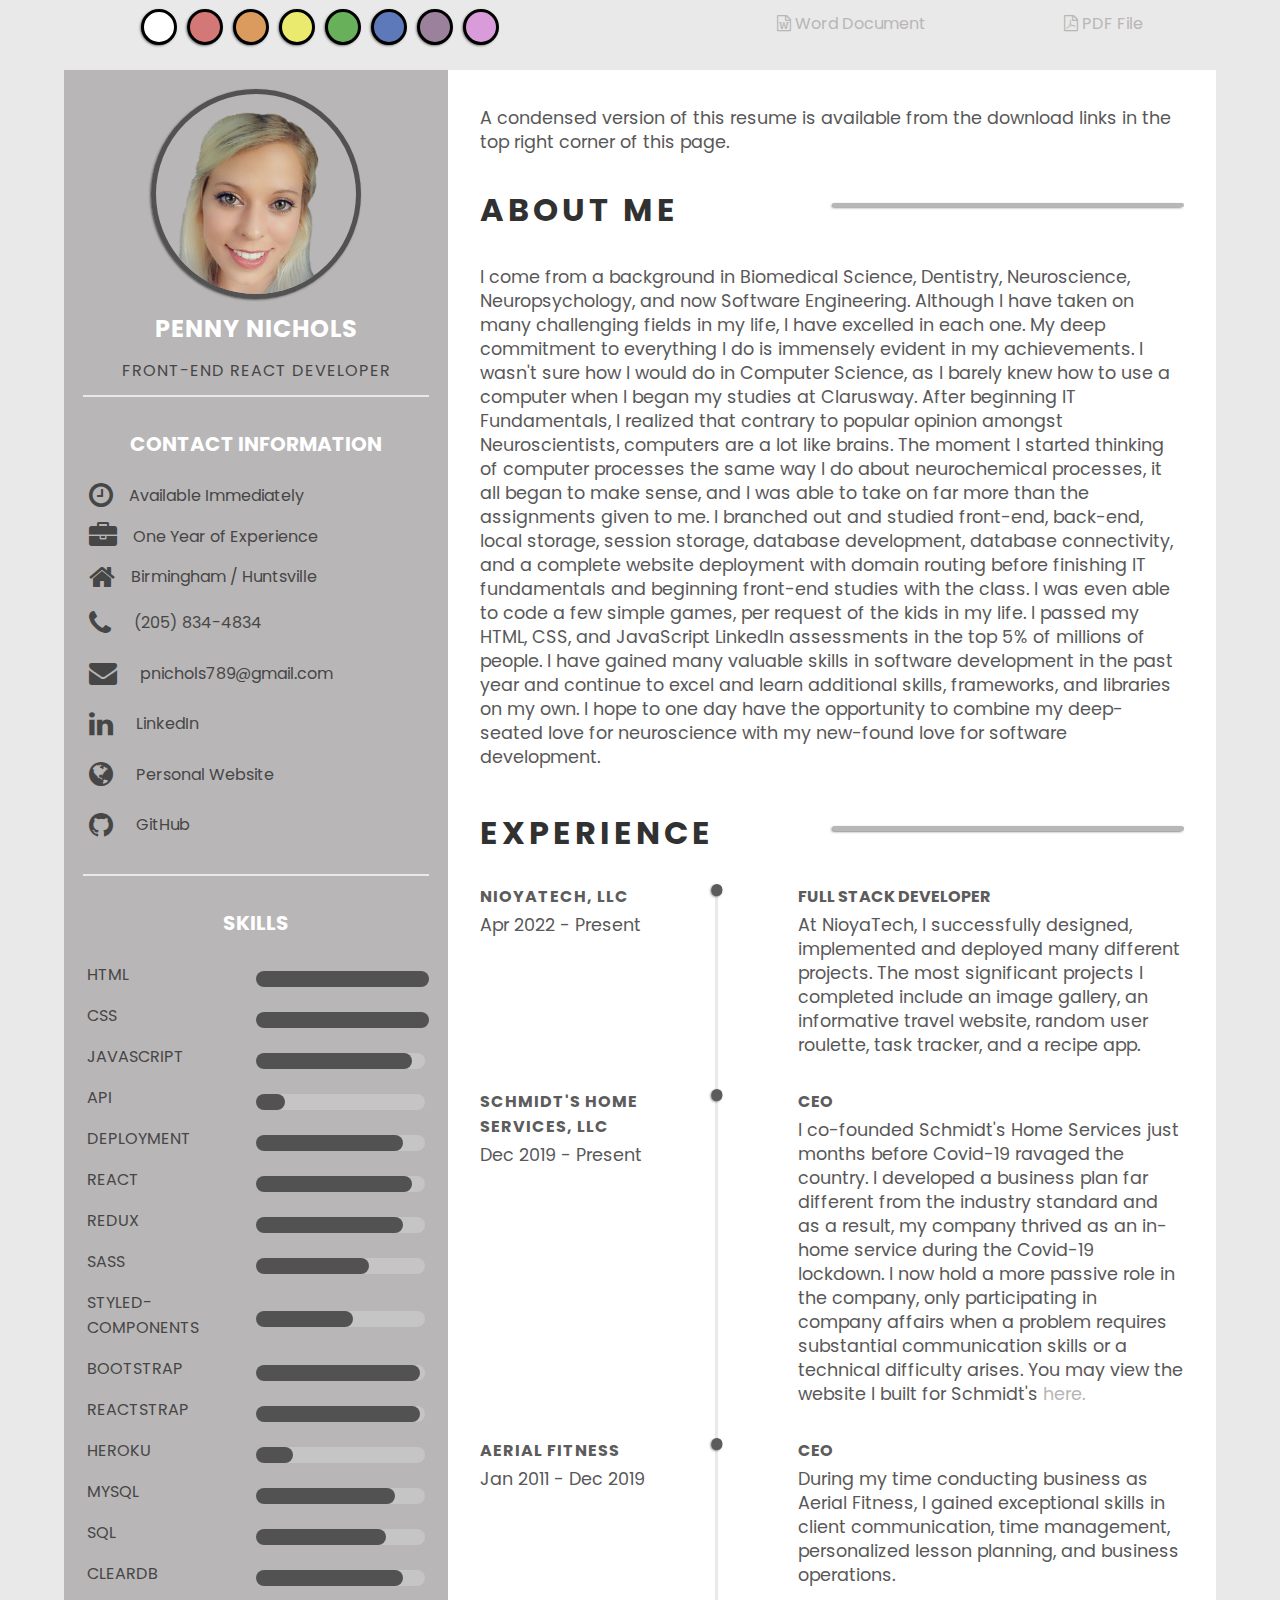
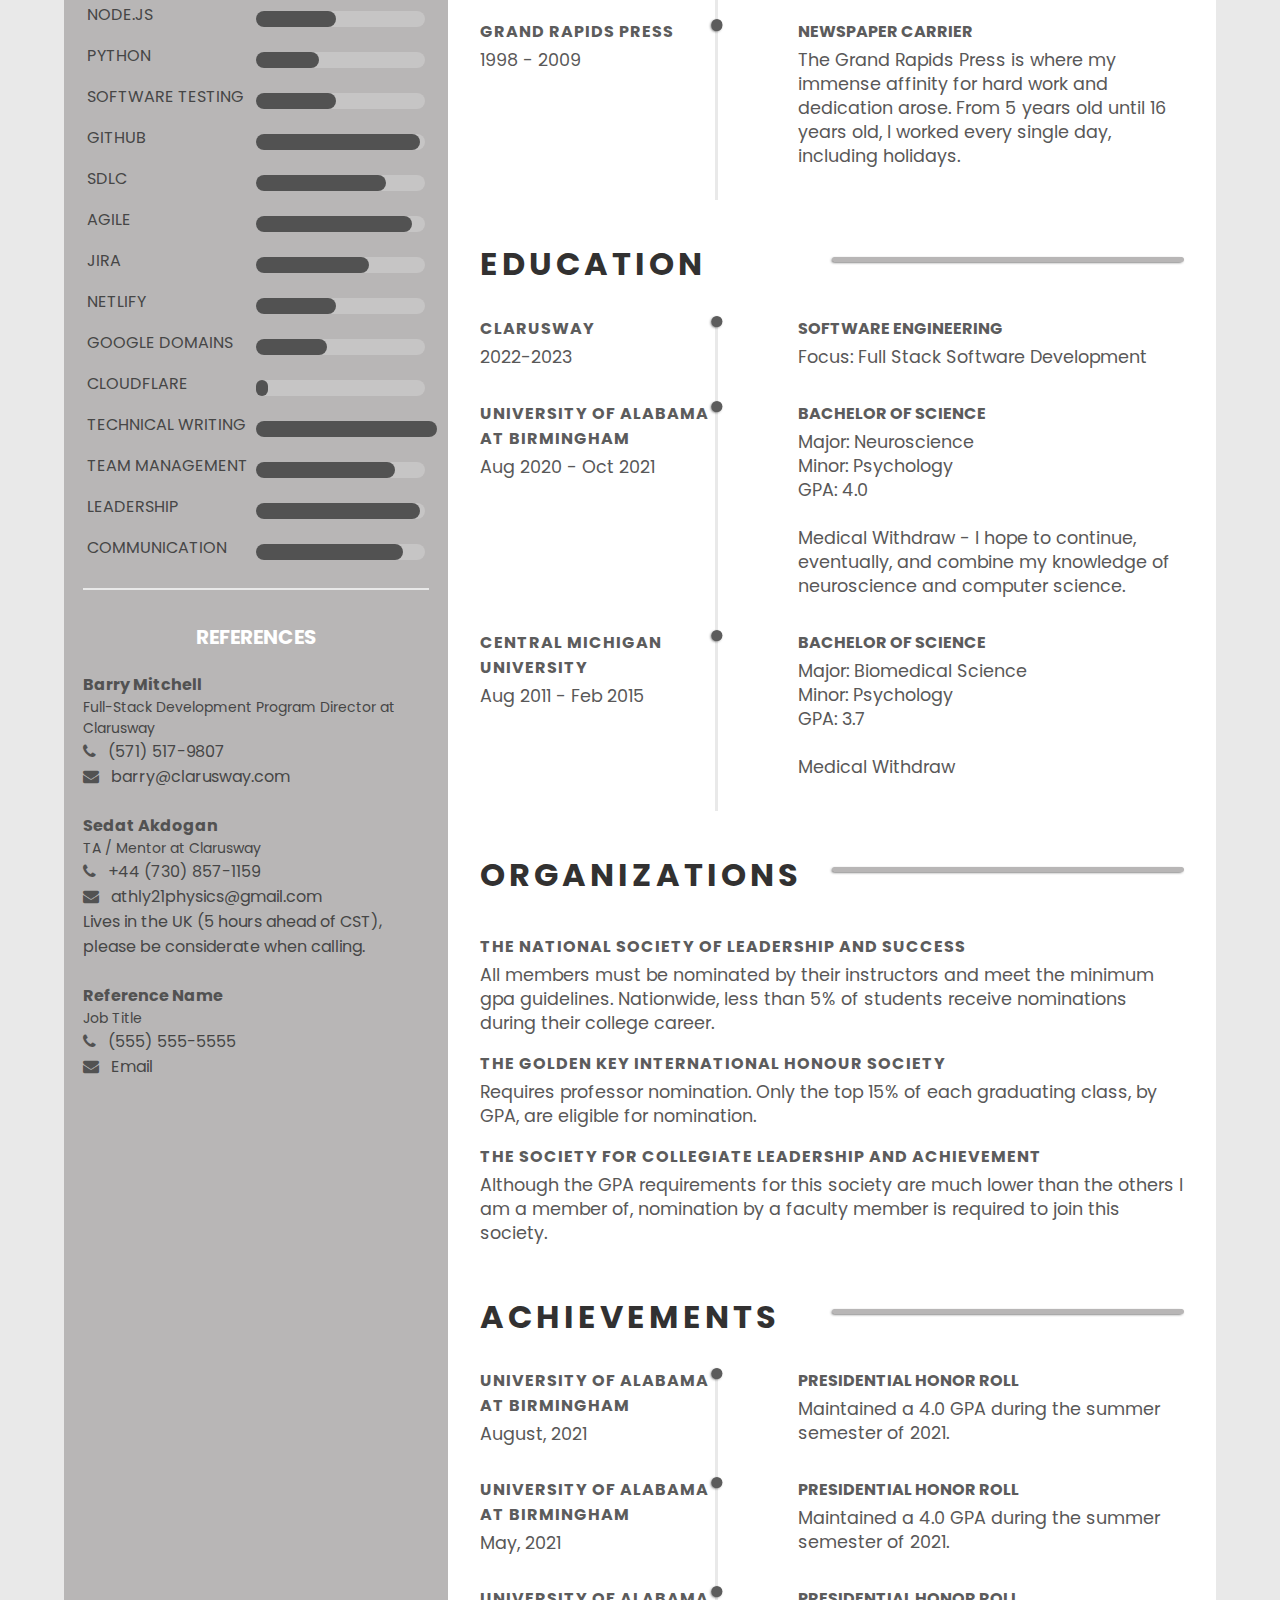
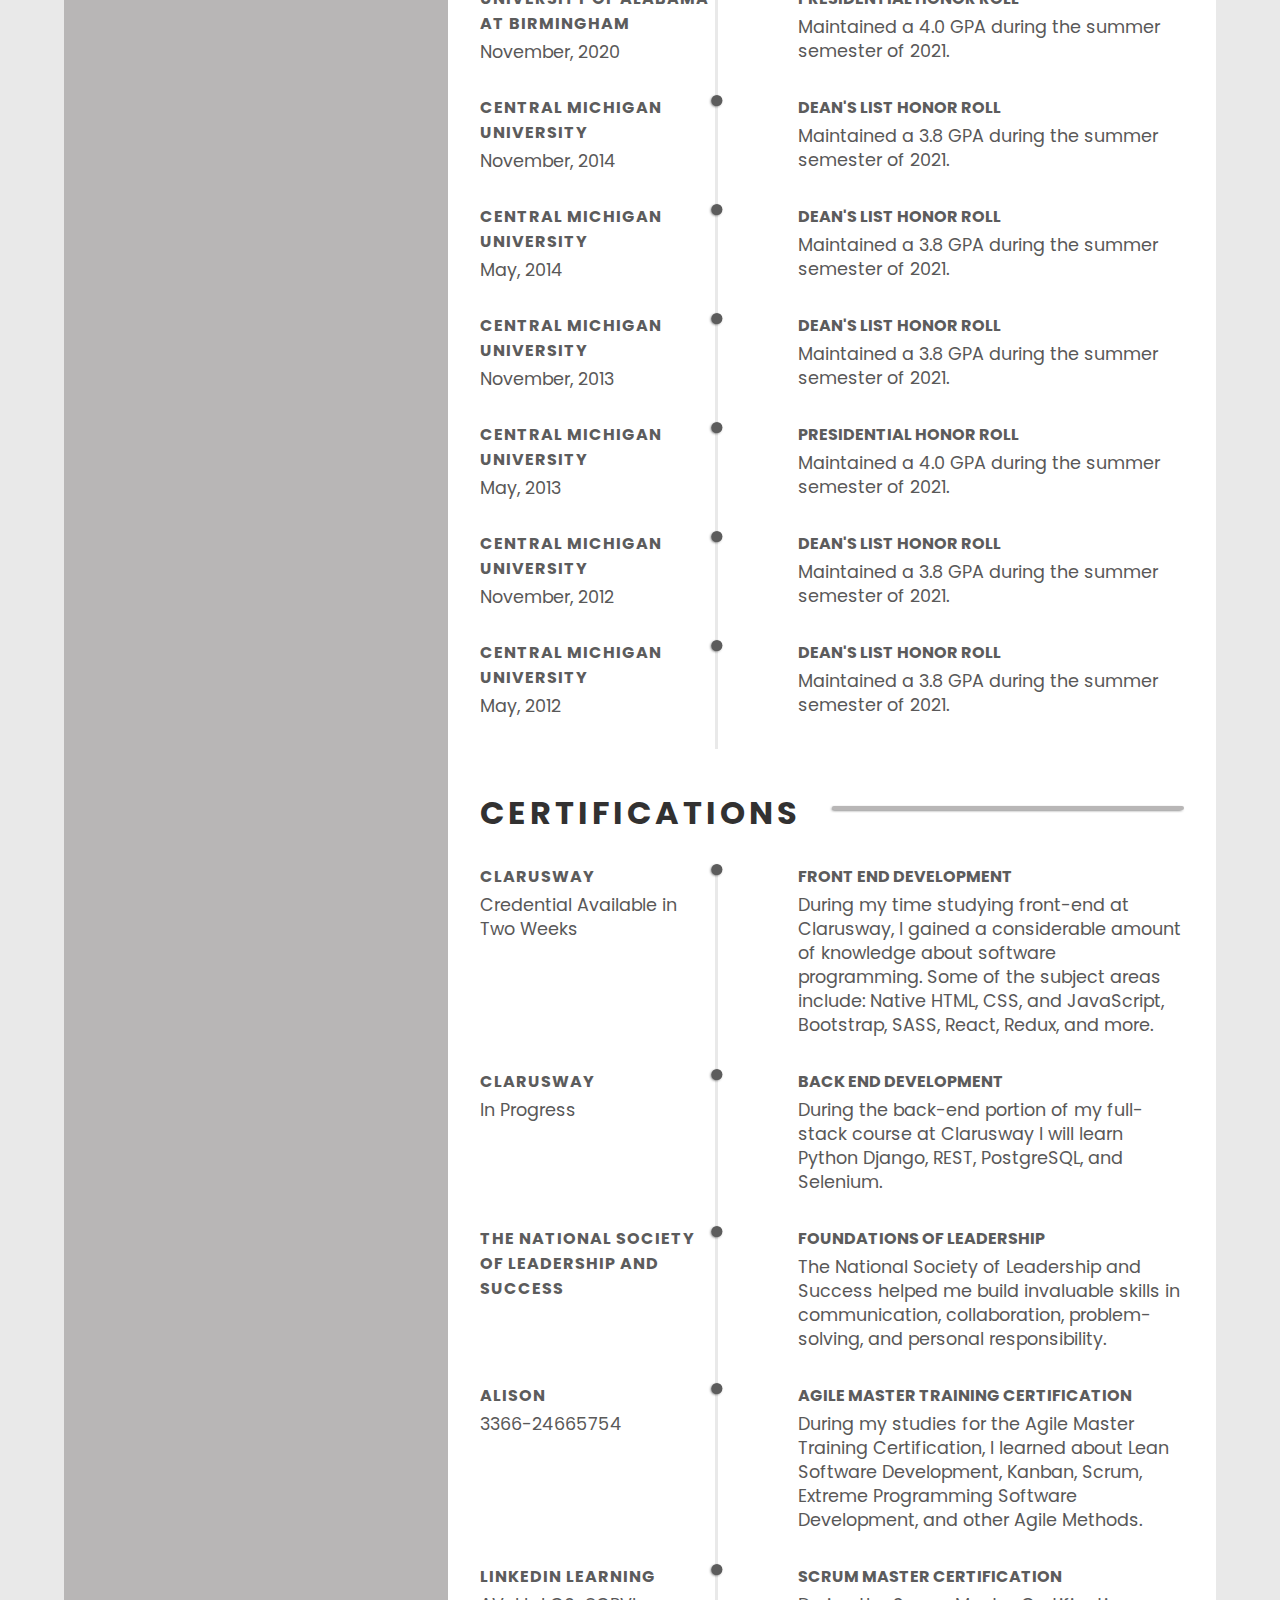
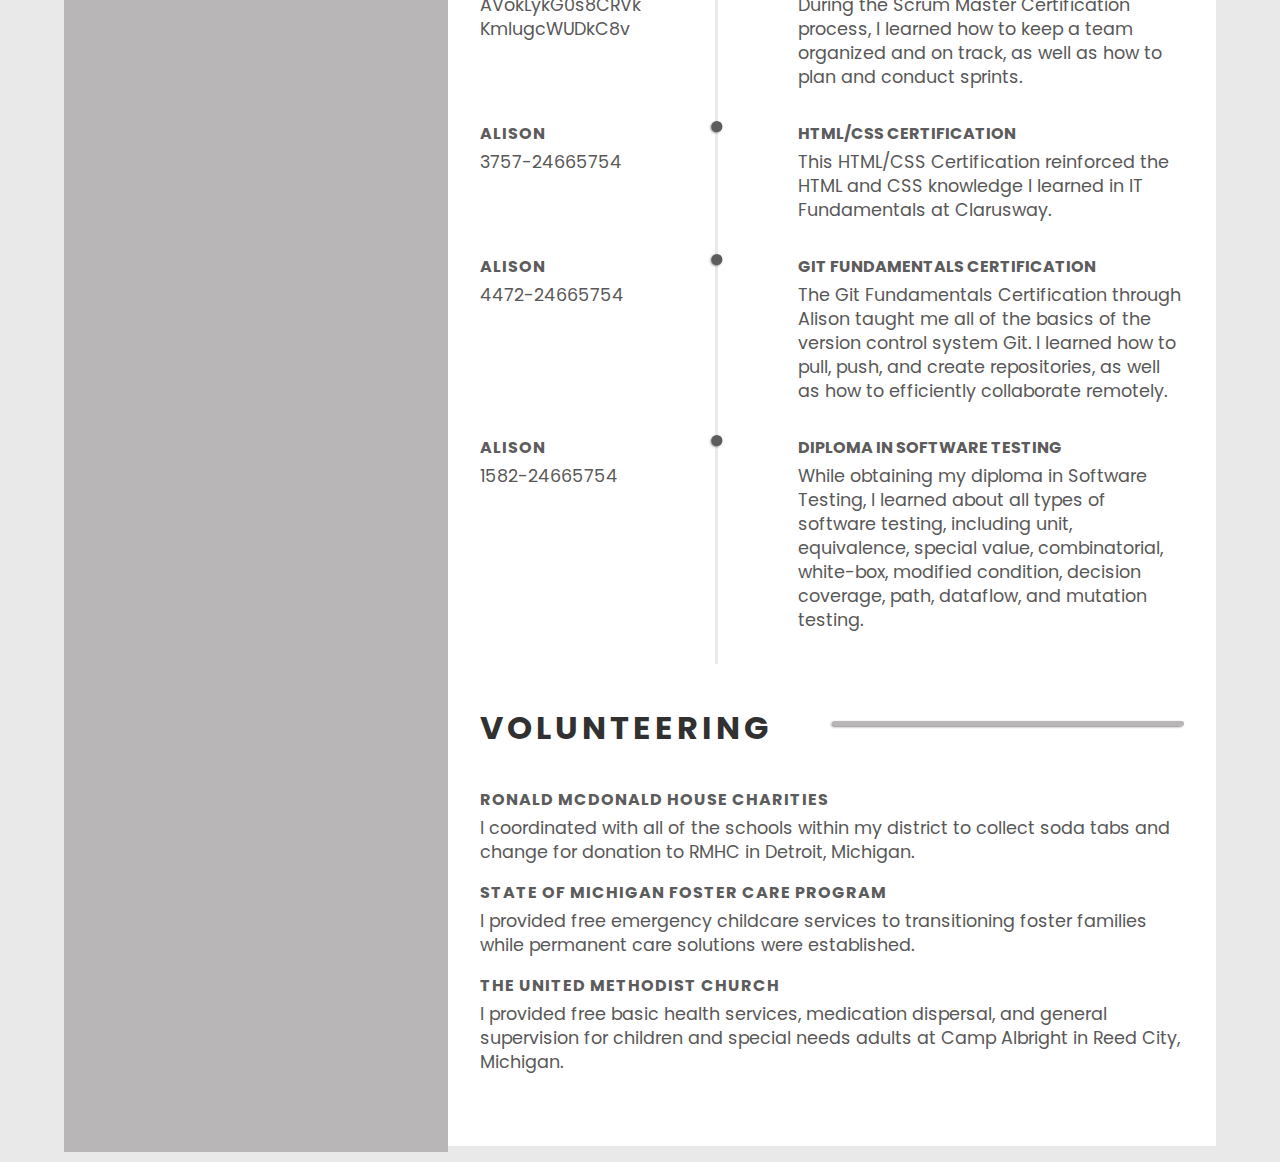
<file: index.html>
<!DOCTYPE html>
<html lang="en">
<head>
    <meta charset="UTF-8">
    <meta http-equiv="X-UA-Compatible" content="IE=edge">
    <meta name="viewport" content="width=device-width, initial-scale=1.0">
    <link rel="icon" href="favicon.ico" />
    <link rel="apple-touch-icon" href="icon.png" />
    <title>Resume Website</title>
    <link rel="stylesheet" type="text/css" href="resume.css">
    <link id="theme-style" rel="stylesheet" type="text/css" href="">
    <link rel="preconnect" href="https://fonts.googleapis.com">
    <link rel="preconnect" href="https://fonts.gstatic.com" crossorigin>
    <link href="https://fonts.googleapis.com/css2?family=Poppins&display=swap" rel="stylesheet">
    <link rel="stylesheet" href="https://cdnjs.cloudflare.com/ajax/libs/font-awesome/4.7.0/css/font-awesome.min.css">


</head>
<body>
    <section class="options-sect">
        <div id="theme-options">
            <div data-mode="white" id="white-mode" class="theme-dot"></div>
            <div data-mode="red" id="red-mode" class="theme-dot"></div>
            <div data-mode="orange" id="orange-mode" class="theme-dot"></div>
            <div data-mode="yellow" id="yellow-mode" class="theme-dot"></div>
            <div data-mode="green" id="green-mode" class="theme-dot"></div>
            <div data-mode="blue" id="blue-mode" class="theme-dot"></div>
            <div data-mode="purple" id="purple-mode" class="theme-dot"></div>
            <div data-mode="pink" id="pink-mode" class="theme-dot"></div>
        </div>
        <div id="download-links">
            <ul class="downloads">
                <a target="_blank" href="resume-word.docx">
                    <li>
                        <i class="fa fa-file-word-o"></i>
                        Word Document
                    </li>
                </a>
                <a target="_blank" href="resume-pdf.pdf">
                    <li>
                        <i class="fa fa-file-pdf-o"></i>
                        PDF File
                    </li>
                </a>
            </ul>
        </div>
    </section>
    <main class="main-container">
        <section class="left-section">
            <div class="left-content">
                <div class="profile">
                    <div class="profile-picture-wrapper">
                        <img src="profile-img.png" alt='Penny Nichols'/>
                    </div>
                    <h2 class="name">
                        Penny Nichols
                    </h2>
                    <p class="career">
                        Front-End React Developer
                    </p>
                </div>
    
                <div class="contact-info">
                    <h3 class="main-title">Contact Information</h3>
                    <ul>
                        <li>
                            <i class="fa fa-clock-o"></i>
                            Available Immediately
                        </li>
                        <li>
                            <i class="fa fa-briefcase"></i>
                            One Year of Experience
                        </li>
                        <li>
                            <i class="fa fa-home"></i>
                            Birmingham / Huntsville
                        </li>
                        <li>
                            <i class="fa fa-phone"></i>
                            <a class="contact-link" href="tel: 2058344834"> (205) 834-4834</a>
                        </li>                    
                        <li>
                            <i class="fa fa-envelope"></i>
                            <a class="contact-link" href="mailto: pnichols789@gmail.com"> pnichols789@gmail.com</a>
                        </li>
                        <li>
                            <i class="fa fa-linkedin"></i>
                            <a class="contact-link" href="https://www.linkedin.com/in/pnic789/" target="_blank">LinkedIn</a>
                        </li>
    
                        <li>
                            <i class="fa fa-globe"></i>
                            <a href="#" class="contact-link">
                                Personal Website
                            </a>
                        </li>
                        <li>
                            <i class="fa fa-github"></i>
                            <a href="https://www.github.com/PennyNichols" target="_blank" class="contact-link">
                                GitHub
                            </a>
                        </li>
                    </ul>    
                </div>
                <div class="skill-section">
                    <h3 class="main-title">Skills</h3>
                    <ul class="skill-list">
                        <li>
                            <p class="skill-title">HTML</p>
                            <div class="progress-bar">
                                <div class="progress first-progress"></div>
                            </div>
                        </li>
                        <li>
                            <p class="skill-title">CSS</p>
                            <div class="progress-bar">
                                <div class="progress second-progress"></div>
                            </div>
                        </li>
                        <li>
                            <p class="skill-title">JavaScript</p>
                            <div class="progress-bar">
                                <div class="progress third-progress"></div>
                            </div>
                        </li>
                        <!-- <li>
                            <p class="skill-title">JQuery</p>
                            <div class="progress-bar">
                                <div class="progress fourth-progress"></div>
                            </div>
                        </li> -->
                        <li>
                            <p class="skill-title">API</p>
                            <div class="progress-bar">
                                <div class="progress fifth-progress"></div>
                            </div>
                        </li>
                        <li>
                            <p class="skill-title">Deployment</p>
                            <div class="progress-bar">
                                <div class="progress sixth-progress"></div>
                            </div>
                        </li>
                        <!-- <li>
                            <p class="skill-title">Firebase</p>
                            <div class="progress-bar">
                                <div class="progress seventh-progress"></div>
                            </div>
                        </li> -->
                        <li>
                            <p class="skill-title">React</p>
                            <div class="progress-bar">
                                <div class="progress eighth-progress"></div>
                            </div>
                        </li>
                        <li>
                            <p class="skill-title">Redux</p>
                            <div class="progress-bar">
                                <div class="progress ninth-progress"></div>
                            </div>
                        </li>
                        <li>
                            <p class="skill-title">Sass</p>
                            <div class="progress-bar">
                                <div class="progress tenth-progress"></div>
                            </div>
                        </li>
                        <li>
                            <p class="skill-title">Styled-Components</p>
                            <div class="progress-bar">
                                <div class="progress eleventh-progress"></div>
                            </div>
                        </li>
                        <li>
                            <p class="skill-title">Bootstrap</p>
                            <div class="progress-bar">
                                <div class="progress twelfth-progress"></div>
                            </div>
                        </li>
                        <li>
                            <p class="skill-title">Reactstrap</p>
                            <div class="progress-bar">
                                <div class="progress thirteenth-progress"></div>
                            </div>
                        </li>
                        <!-- <li>
                            <p class="skill-title">Angular 10</p>
                            <div class="progress-bar">
                                <div class="progress fourteenth-progress"></div>
                            </div>
                        </li> -->
                        <li>
                            <p class="skill-title">Heroku</p>
                            <div class="progress-bar">
                                <div class="progress fifteenth-progress"></div>
                            </div>
                        </li>
                        <li>
                            <p class="skill-title">MySQL</p>
                            <div class="progress-bar">
                                <div class="progress sixteenth-progress"></div>
                            </div>
                        </li>
                        <li>
                            <p class="skill-title">SQL</p>
                            <div class="progress-bar">
                                <div class="progress seventeenth-progress"></div>
                            </div>
                        </li>
                        <li>
                            <p class="skill-title">ClearDB</p>
                            <div class="progress-bar">
                                <div class="progress eighteenth-progress"></div>
                            </div>
                        </li>
                        <li>
                            <p class="skill-title">Node.js</p>
                            <div class="progress-bar">
                                <div class="progress nineteenth-progress"></div>
                            </div>
                        </li>
                        <li>
                            <p class="skill-title">Python</p>
                            <div class="progress-bar">
                                <div class="progress twentieth-progress"></div>
                            </div>
                        </li>
                        <li>
                            <p class="skill-title">Software Testing</p>
                            <div class="progress-bar">
                                <div class="progress twenty-first-progress"></div>
                            </div>
                        </li>
                        <li>
                            <p class="skill-title">GitHub</p>
                            <div class="progress-bar">
                                <div class="progress twenty-second-progress"></div>
                            </div>
                        </li>
                        <li>
                            <p class="skill-title">SDLC</p>
                            <div class="progress-bar">
                                <div class="progress twenty-third-progress"></div>
                            </div>
                        </li>
                        <li>
                            <p class="skill-title">Agile</p>
                            <div class="progress-bar">
                                <div class="progress twenty-fourth-progress"></div>
                            </div>
                        </li>
                        <li>
                            <p class="skill-title">Jira</p>
                            <div class="progress-bar">
                                <div class="progress twenty-fifth-progress"></div>
                            </div>
                        </li>
                        <li>
                            <p class="skill-title">Netlify</p>
                            <div class="progress-bar">
                                <div class="progress twenty-sixth-progress"></div>
                            </div>
                        </li>
                        <li>
                            <p class="skill-title">Google Domains</p>
                            <div class="progress-bar">
                                <div class="progress twenty-seventh-progress"></div>
                            </div>
                        </li>
                        <li>
                            <p class="skill-title">Cloudflare</p>
                            <div class="progress-bar">
                                <div class="progress twenty-eigth-progress"></div>
                            </div>
                        </li>
                        <li>
                            <p class="skill-title">Technical Writing</p>
                            <div class="progress-bar">
                                <div class="progress twenty-ninth-progress"></div>
                            </div>
                        </li>
                        <li>
                            <p class="skill-title">Team Management</p>
                            <div class="progress-bar">
                                <div class="progress thirtieth-progress"></div>
                            </div>
                        </li>
                        <li>
                            <p class="skill-title">Leadership</p>
                            <div class="progress-bar">
                                <div class="progress thirty-first-progress"></div>
                            </div>
                        </li>
                        <li>
                            <p class="skill-title">Communication</p>
                            <div class="progress-bar">
                                <div class="progress thirty-second-progress"></div>
                            </div>
                        </li>
                    </ul>
                </div>
                <div class="reference-section">
                    <h3 class="main-title">References</h3>
                    <div class="reference">
                        <h5 class="sub-title">Barry Mitchell</h5>
                        <p>Full-Stack Development Program Director at Clarusway</p>
                        <ul>
                            <li>
                                <i class="fa fa-phone"></i>
                                (571) 517-9807
                            </li>
                            <li>
                                <i class="fa fa-envelope"></i>
                                barry@clarusway.com
                            </li>
                        </ul>
                    </div>
                    <div class="reference">
                        <h5 class="sub-title">Sedat Akdogan</h5>
                        <p>TA / Mentor at Clarusway</p>
                        <ul>
                            <li>
                                <i class="fa fa-phone"></i>
                                +44 (730) 857-1159 
                            </li>
                            <li>
                                <i class="fa fa-envelope"></i>
                                athly21physics@gmail.com<br>
                                Lives in the UK (5 hours ahead of CST), please be considerate when calling.
                            </li>
                        </ul>
                    </div>
                    <div class="reference">
                        <h5 class="sub-title">Reference Name</h5>
                        <p>Job Title</p>
                        <ul>
                            <li>
                                <i class="fa fa-phone"></i>
                                (555) 555-5555
                            </li>
                            <li>
                                <i class="fa fa-envelope"></i>
                                Email
                            </li>
                        </ul>
                    </div>
                </div>
            </div>
        </section>
    
        <section class="right-section">
            <div class="right-main-content">
                <section class="about-sect">
                    <p class='para'>A condensed version of this resume is available from the download links in the top right corner of this page.
                        <br><br></p>
                    <h2 class="right-title">About Me</h2>
                    <p class="para">
                        
                        I come from a background in Biomedical Science, Dentistry, Neuroscience, Neuropsychology, and now Software Engineering. Although I have taken on many challenging fields in my life, I have excelled in each one. My deep commitment to everything I do is immensely evident in my achievements. I wasn't sure how I would do in Computer Science, as I barely knew how to use a computer when I began my studies at Clarusway. After beginning IT Fundamentals, I realized that contrary to popular opinion amongst Neuroscientists, computers are a lot like brains. The moment I started thinking of computer processes the same way I do about neurochemical processes, it all began to make sense, and I was able to take on far more than the assignments given to me. I branched out and studied front-end, back-end, local storage, session storage, database development, database connectivity, and a complete website deployment with domain routing before finishing IT fundamentals and beginning front-end studies with the class. I was even able to code a few simple games, per request of the kids in my life. I passed my HTML, CSS, and JavaScript LinkedIn assessments in the top 5% of millions of people. I have gained many valuable skills in software development in the past year and continue to excel and learn additional skills, frameworks, and libraries on my own. I hope to one day have the opportunity to combine my deep-seated love for neuroscience with my new-found love for software development.
                    </p>
                </section>
                <section class="experience-sect">
                    <h2 class="right-title">Experience</h2>
                    <div class="timeline">
                        <div class="left-tl-content">
                            <h5 class="tl-title-1">NioyaTech, LLC</h5>
                            <p class="para">Apr 2022 - Present</p>
                        </div>
                        <div class="right-tl-content">
                            <div class="tl-content">
                                <h5 class="tl-title-2">Full Stack Developer</h5>
                                <p class="para">At NioyaTech, I successfully designed, implemented and deployed many different projects. The most significant projects I completed include an image gallery, an informative travel website, random user roulette, task tracker, and a recipe app. </p>
                            </div>
                        </div>
                    </div>
                    <div class="timeline">
                        <div class="left-tl-content">
                            <h5 class="tl-title-1">Schmidt's Home Services, LLC</h5>
                            <p class="para">Dec 2019 - Present</p>
                        </div>
                        <div class="right-tl-content">
                            <div class="tl-content">
                                <h5 class="tl-title-2">CEO</h5>
                                <p class="para">I co-founded Schmidt's Home Services just months before Covid-19 ravaged the country. I developed a business plan far different from the industry standard and as a result, my company thrived as an in-home service during the Covid-19 lockdown. I now hold a more passive role in the company, only participating in company affairs when a problem requires substantial communication skills or a technical difficulty arises. You may view the website I built for Schmidt's <a href="https://www.schmidtshomeservices.com" target="_blank">here.</a> </p>
                            </div>
                        </div>
                    </div>
                    <div class="timeline">
                        <div class="left-tl-content">
                            <h5 class="tl-title-1">Aerial Fitness</h5>
                            <p class="para">Jan 2011 - Dec 2019</p>
                        </div>
                        <div class="right-tl-content">
                            <div class="tl-content">
                                <h5 class="tl-title-2">CEO</h5>
                                <p class="para">During my time conducting business as Aerial Fitness, I gained exceptional skills in client communication, time management, personalized lesson planning, and business operations.</p>
                            </div>
                        </div>
                    </div>
                    <div class="timeline">
                        <div class="left-tl-content">
                            <h5 class="tl-title-1">Grand Rapids Press</h5>
                            <p class="para">1998 - 2009</p>
                        </div>
                        <div class="right-tl-content">
                            <div class="tl-content">
                                <h5 class="tl-title-2">Newspaper Carrier</h5>
                                <p class="para">The Grand Rapids Press is where my immense affinity for hard work and dedication arose. From 5 years old until 16 years old, I worked every single day, including holidays.</p>
                            </div>
                        </div>
                    </div>

                </section>
                <section class="education-sect">
                    <h2 class="right-title">Education</h2>
                    <div class="timeline">
                        <div class="left-tl-content">
                            <h5 class="tl-title-1">Clarusway</h5>
                            <p class="para">2022-2023</p>
                        </div>
                        <div class="right-tl-content">
                            <div class="tl-content">
                                <h5 class="tl-title-2">Software Engineering</h5>
                                <p class="para">Focus: Full Stack Software Development <br>
                                </p>
                            </div>
                        </div>
                    </div>
                    <div class="timeline">
                        <div class="left-tl-content">
                            <h5 class="tl-title-1">University of Alabama at Birmingham</h5>
                            <p class="para">Aug 2020 - Oct 2021</p>
                        </div>
                        <div class="right-tl-content">
                            <div class="tl-content">
                                <h5 class="tl-title-2">Bachelor of Science</h5>
                                <p class="para">Major: Neuroscience<br> Minor: Psychology <br>GPA: 4.0<br><br> Medical Withdraw - I hope to continue, eventually, and combine my knowledge of neuroscience and computer science.
                                </p>
                            </div>
                        </div>
                    </div>
                    <div class="timeline">
                        <div class="left-tl-content">
                            <h5 class="tl-title-1">Central Michigan University</h5>
                            <p class="para">Aug 2011 - Feb 2015</p>
                        </div>
                        <div class="right-tl-content">
                            <div class="tl-content">
                                <h5 class="tl-title-2">Bachelor of Science</h5>
                                <p class="para">Major: Biomedical Science <br> Minor: Psychology <br> GPA: 3.7 <br><br> Medical Withdraw
                                </p>
                            </div>
                        </div>
                    </div>

                </section>
                <section class="volunteer-sect">
                    <h2 class="right-title">Organizations</h2>
                    <div class="volunteer">
                        <div class="tl-title-1">
                            The National Society of Leadership and Success
                        </div>
                        <p class="para">All members must be nominated by their instructors and meet the minimum gpa guidelines. Nationwide, less than 5% of students receive nominations during their college career.</p>
                    </div>
                    <div class="volunteer">
                        <div class="tl-title-1">
                            The Golden Key International Honour Society
                        </div>
                        <p class="para">Requires professor nomination. Only the top 15% of each graduating class, by GPA, are eligible for nomination.</p>
                    </div>
                    <div class="volunteer">
                        <div class="tl-title-1">
                            The Society for Collegiate Leadership and Achievement
                        </div>
                        <p class="para">Although the GPA requirements for this society are much lower than the others I am a member of, nomination by a faculty member is required to join this society.</p>
                    </div>
                </section>
                <section class="achievements-sect">
                    <h2 class="right-title">Achievements</h2>
                    <div class="timeline">
                        <div class="left-tl-content">
                            <h5 class="tl-title-1">University of Alabama at Birmingham</h5>
                            <p class="para">August, 2021</p>
                        </div>
                        <div class="right-tl-content">
                            <div class="tl-content">
                                <h5 class="tl-title-2">Presidential Honor Roll</h5>
                                <p class="para">Maintained a 4.0 GPA during the summer semester of 2021.
                                </p>
                            </div>
                        </div>
                    </div>
                    <div class="timeline">
                        <div class="left-tl-content">
                            <h5 class="tl-title-1">University of Alabama at Birmingham</h5>
                            <p class="para">May, 2021</p>
                        </div>
                        <div class="right-tl-content">
                            <div class="tl-content">
                                <h5 class="tl-title-2">Presidential Honor Roll</h5>
                                <p class="para">Maintained a 4.0 GPA during the summer semester of 2021.
                                </p>
                            </div>
                        </div>
                    </div>
                    <div class="timeline">
                        <div class="left-tl-content">
                            <h5 class="tl-title-1">University of Alabama at Birmingham</h5>
                            <p class="para">November, 2020</p>
                        </div>
                        <div class="right-tl-content">
                            <div class="tl-content">
                                <h5 class="tl-title-2">Presidential Honor Roll</h5>
                                <p class="para">Maintained a 4.0 GPA during the summer semester of 2021.
                                </p>
                            </div>
                        </div>
                    </div>
                    <div class="timeline">
                        <div class="left-tl-content">
                            <h5 class="tl-title-1">Central Michigan University</h5>
                            <p class="para">November, 2014</p>
                        </div>
                        <div class="right-tl-content">
                            <div class="tl-content">
                                <h5 class="tl-title-2">Dean's list Honor Roll</h5>
                                <p class="para">Maintained a 3.8 GPA during the summer semester of 2021.
                                </p>
                            </div>
                        </div>
                    </div>
                    <div class="timeline">
                        <div class="left-tl-content">
                            <h5 class="tl-title-1">Central Michigan University</h5>
                            <p class="para">May, 2014</p>
                        </div>
                        <div class="right-tl-content">
                            <div class="tl-content">
                                <h5 class="tl-title-2">Dean's list Honor Roll</h5>
                                <p class="para">Maintained a 3.8 GPA during the summer semester of 2021.
                                </p>
                            </div>
                        </div>
                    </div>
                    <div class="timeline">
                        <div class="left-tl-content">
                            <h5 class="tl-title-1">Central Michigan University</h5>
                            <p class="para">November, 2013</p>
                        </div>
                        <div class="right-tl-content">
                            <div class="tl-content">
                                <h5 class="tl-title-2">Dean's list Honor Roll</h5>
                                <p class="para">Maintained a 3.8 GPA during the summer semester of 2021.
                                </p>
                            </div>
                        </div>
                    </div>
                    <div class="timeline">
                        <div class="left-tl-content">
                            <h5 class="tl-title-1">Central Michigan University</h5>
                            <p class="para">May, 2013</p>
                        </div>
                        <div class="right-tl-content">
                            <div class="tl-content">
                                <h5 class="tl-title-2">Presidential Honor Roll</h5>
                                <p class="para">Maintained a 4.0 GPA during the summer semester of 2021.
                                </p>
                            </div>
                        </div>
                    </div>
                    <div class="timeline">
                        <div class="left-tl-content">
                            <h5 class="tl-title-1">Central Michigan University</h5>
                            <p class="para">November, 2012</p>
                        </div>
                        <div class="right-tl-content">
                            <div class="tl-content">
                                <h5 class="tl-title-2">Dean's list Honor Roll</h5>
                                <p class="para">Maintained a 3.8 GPA during the summer semester of 2021.
                                </p>
                            </div>
                        </div>
                    </div>
                    <div class="timeline">
                        <div class="left-tl-content">
                            <h5 class="tl-title-1">Central Michigan University</h5>
                            <p class="para">May, 2012</p>
                        </div>
                        <div class="right-tl-content">
                            <div class="tl-content">
                                <h5 class="tl-title-2">Dean's list Honor Roll</h5>
                                <p class="para">Maintained a 3.8 GPA during the summer semester of 2021.
                                </p>
                            </div>
                        </div>
                    </div>
                    
                </section>
                <section class="cert-sect">
                    <h2 class="right-title">Certifications</h2>
                    <div class="timeline">
                        <div class="left-tl-content">
                            <h5 class="tl-title-1">CLARUSWAY</h5>
                            <p class="para">Credential Available in Two Weeks</p>
                        </div>
                        <div class="right-tl-content">
                            <div class="tl-content">
                                <h5 class="tl-title-2">FRONT END DEVELOPMENT</h5>
                                <p class="para">During my time studying front-end at Clarusway, I gained a considerable amount of knowledge about software programming. Some of the subject areas include: Native HTML, CSS, and JavaScript, Bootstrap, SASS, React, Redux, and more.
                                </p>
                            </div>
                        </div>
                    </div>
                    <div class="timeline">
                        <div class="left-tl-content">
                            <h5 class="tl-title-1">CLARUSWAY</h5>
                            <p class="para">In Progress</p>
                        </div>
                        <div class="right-tl-content">
                            <div class="tl-content">
                                <h5 class="tl-title-2">BACK END DEVELOPMENT</h5>
                                <p class="para">During the back-end portion of my full-stack course at Clarusway I will learn Python Django, REST, PostgreSQL, and Selenium.
                                </p>
                            </div>
                        </div>
                    </div>
                    <div class="timeline">
                        <div class="left-tl-content">
                            <h5 class="tl-title-1">The National Society of Leadership and Success</h5>
                            <p class="para"></p>
                        </div>
                        <div class="right-tl-content">
                            <div class="tl-content">
                                <h5 class="tl-title-2">Foundations of Leadership</h5>
                                <p class="para">The National Society of Leadership and Success helped me build invaluable skills in communication, collaboration, problem-solving, and personal responsibility. 
                                </p>
                            </div>
                        </div>
                    </div>
                    <div class="timeline">
                        <div class="left-tl-content">
                            <h5 class="tl-title-1">Alison</h5>
                            <p class="para">3366-24665754</p>
                        </div>
                        <div class="right-tl-content">
                            <div class="tl-content">
                                <h5 class="tl-title-2">Agile Master Training Certification</h5>
                                <p class="para">During my studies for the Agile Master Training Certification, I learned about Lean Software Development, Kanban, Scrum, Extreme Programming Software Development, and other Agile Methods.
                                </p>
                            </div>
                        </div>
                    </div>
                    <div class="timeline">
                        <div class="left-tl-content">
                            <h5 class="tl-title-1">LinkedIn Learning</h5>
                            <p class="para">AVokLykG0s8CRVk<br>KmlugcWUDkC8v</p>
                        </div>
                        <div class="right-tl-content">
                            <div class="tl-content">
                                <h5 class="tl-title-2">Scrum Master Certification</h5>
                                <p class="para">During the Scrum Master Certification process, I learned how to keep a team organized and on track, as well as how to plan and conduct sprints.
                                </p>
                            </div>
                        </div>
                    </div>
                    <div class="timeline">
                        <div class="left-tl-content">
                            <h5 class="tl-title-1">Alison</h5>
                            <p class="para">3757-24665754</p>
                        </div>
                        <div class="right-tl-content">
                            <div class="tl-content">
                                <h5 class="tl-title-2">HTML/CSS Certification</h5>
                                <p class="para">This HTML/CSS Certification reinforced the HTML and CSS knowledge I learned in IT Fundamentals at Clarusway.
                                </p>
                            </div>
                        </div>
                    </div>
                    <div class="timeline">
                        <div class="left-tl-content">
                            <h5 class="tl-title-1">Alison</h5>
                            <p class="para">4472-24665754</p>
                        </div>
                        <div class="right-tl-content">
                            <div class="tl-content">
                                <h5 class="tl-title-2">Git Fundamentals Certification</h5>
                                <p class="para">The Git Fundamentals Certification through Alison taught me all of the basics of the version control system Git. I learned how to pull, push, and create repositories, as well as how to efficiently collaborate remotely.
                                </p>
                            </div>
                        </div>
                    </div>
                    <div class="timeline">
                        <div class="left-tl-content">
                            <h5 class="tl-title-1">Alison</h5>
                            <p class="para">1582-24665754</p>
                        </div>
                        <div class="right-tl-content">
                            <div class="tl-content">
                                <h5 class="tl-title-2">Diploma in Software Testing</h5>
                                <p class="para">While obtaining my diploma in Software Testing, I learned about all types of software testing, including unit, equivalence, special value, combinatorial, white-box, modified condition, decision coverage, path, dataflow, and mutation testing.
                                </p>
                            </div>
                        </div>
                    </div>
                </section>
                <section class="volunteer-sect">
                    <h2 class="right-title">Volunteering</h2>
                    <div class="volunteer">
                        <div class="tl-title-1">
                            Ronald McDonald House Charities
                        </div>
                        <p class="para">I coordinated with all of the schools within my district to collect soda tabs and change for donation to RMHC in Detroit, Michigan.</p>
                    </div>
                    <div class="volunteer">
                        <div class="tl-title-1">
                            State of Michigan Foster Care Program
                        </div>
                        <p class="para">I provided free emergency childcare services to transitioning foster families while permanent care solutions were established.</p>
                    </div>
                    <div class="volunteer">
                        <div class="tl-title-1">
                            The United Methodist Church
                        </div>
                        <p class="para">I provided free basic health services, medication dispersal, and general supervision for children and special needs adults at Camp Albright in Reed City, Michigan.</p>
                    </div>
                </section>
            </div>
        </section>
    </main>
    <script type="text/javascript" src="resume.js"></script>
</body>
</html>
</file>
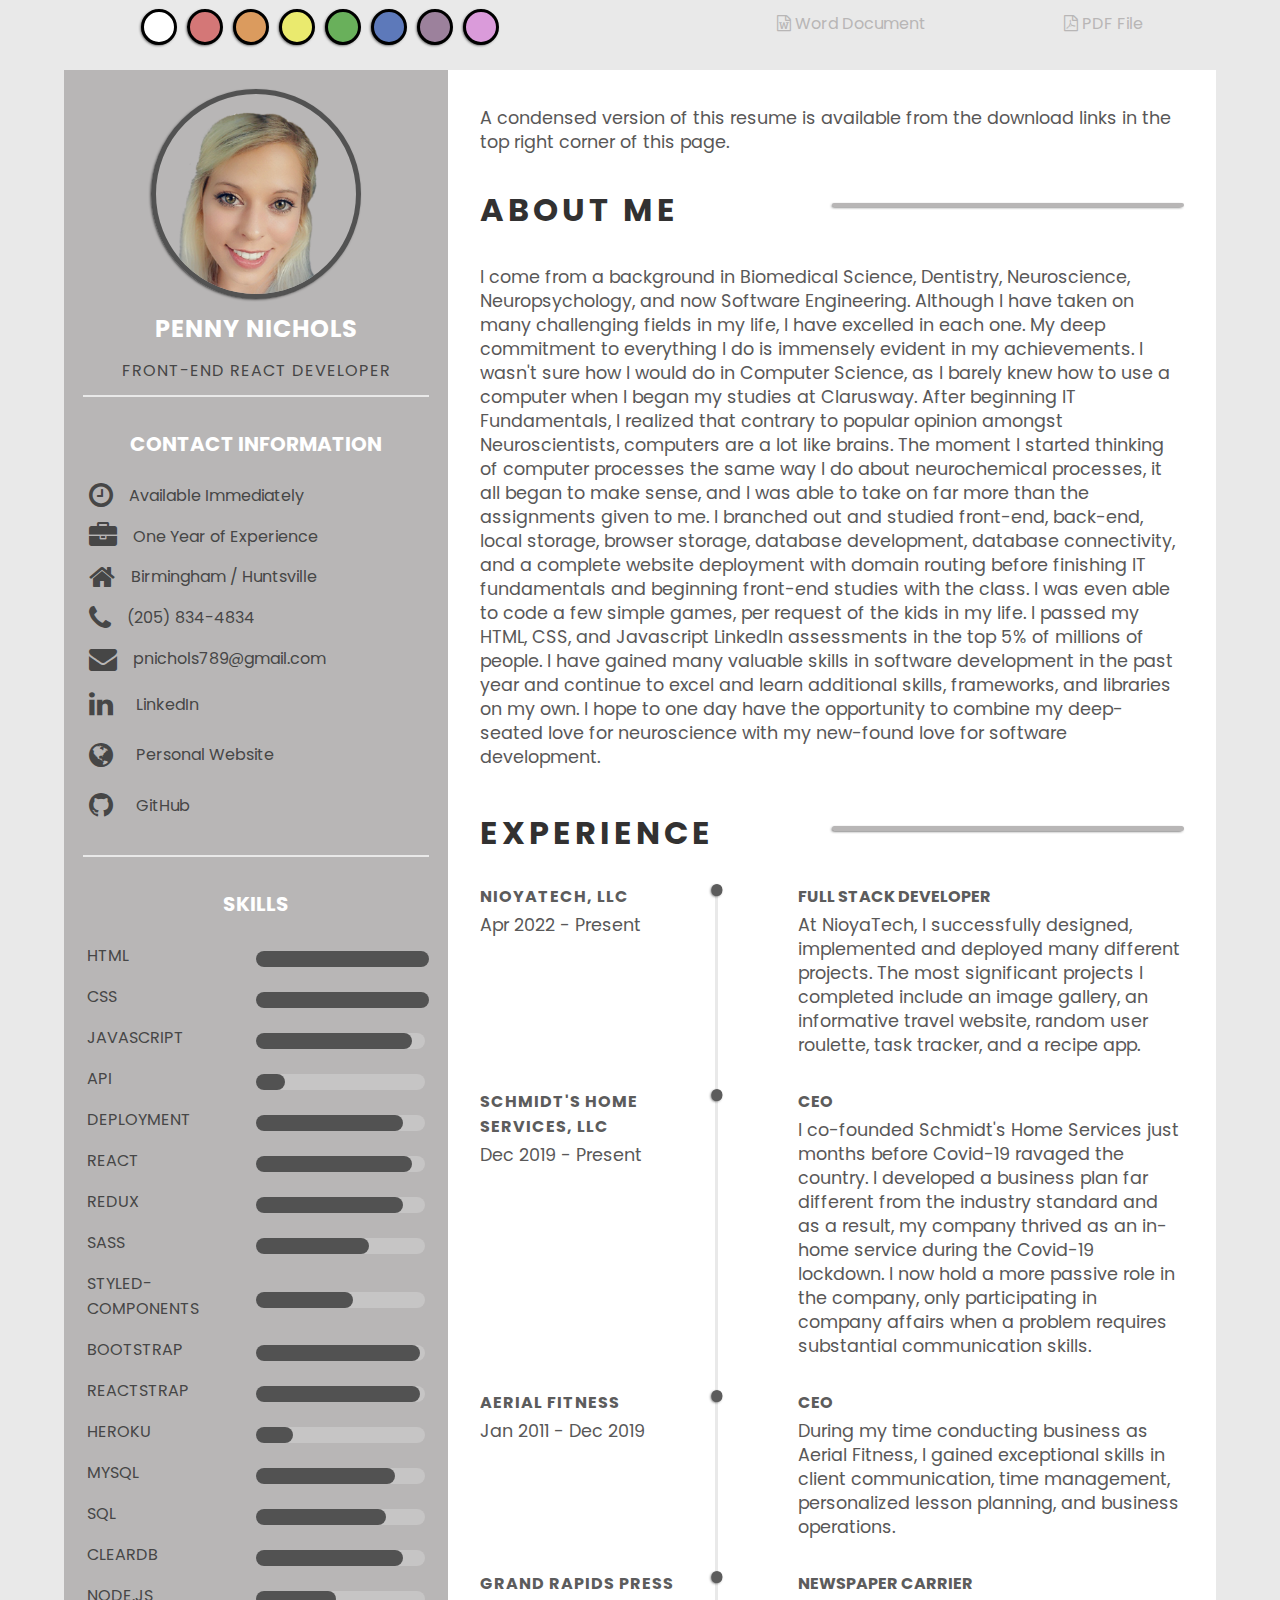
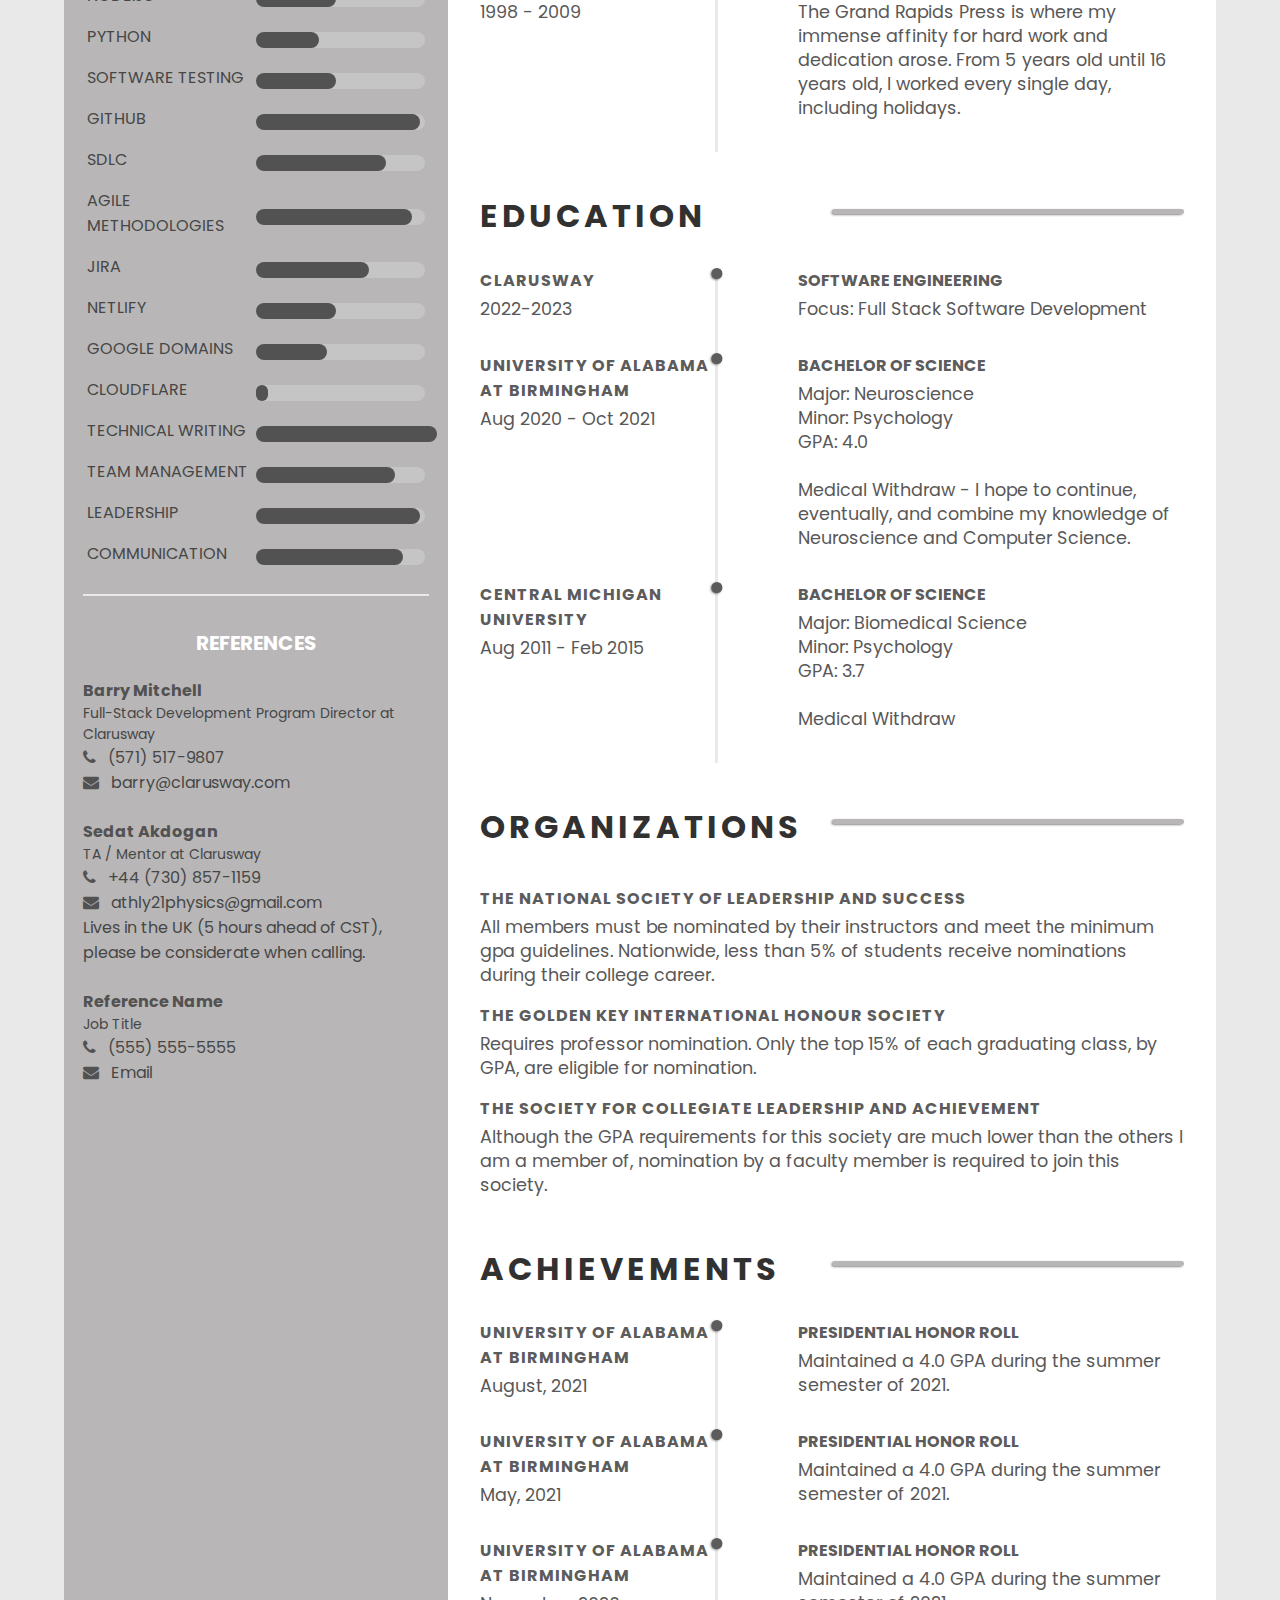
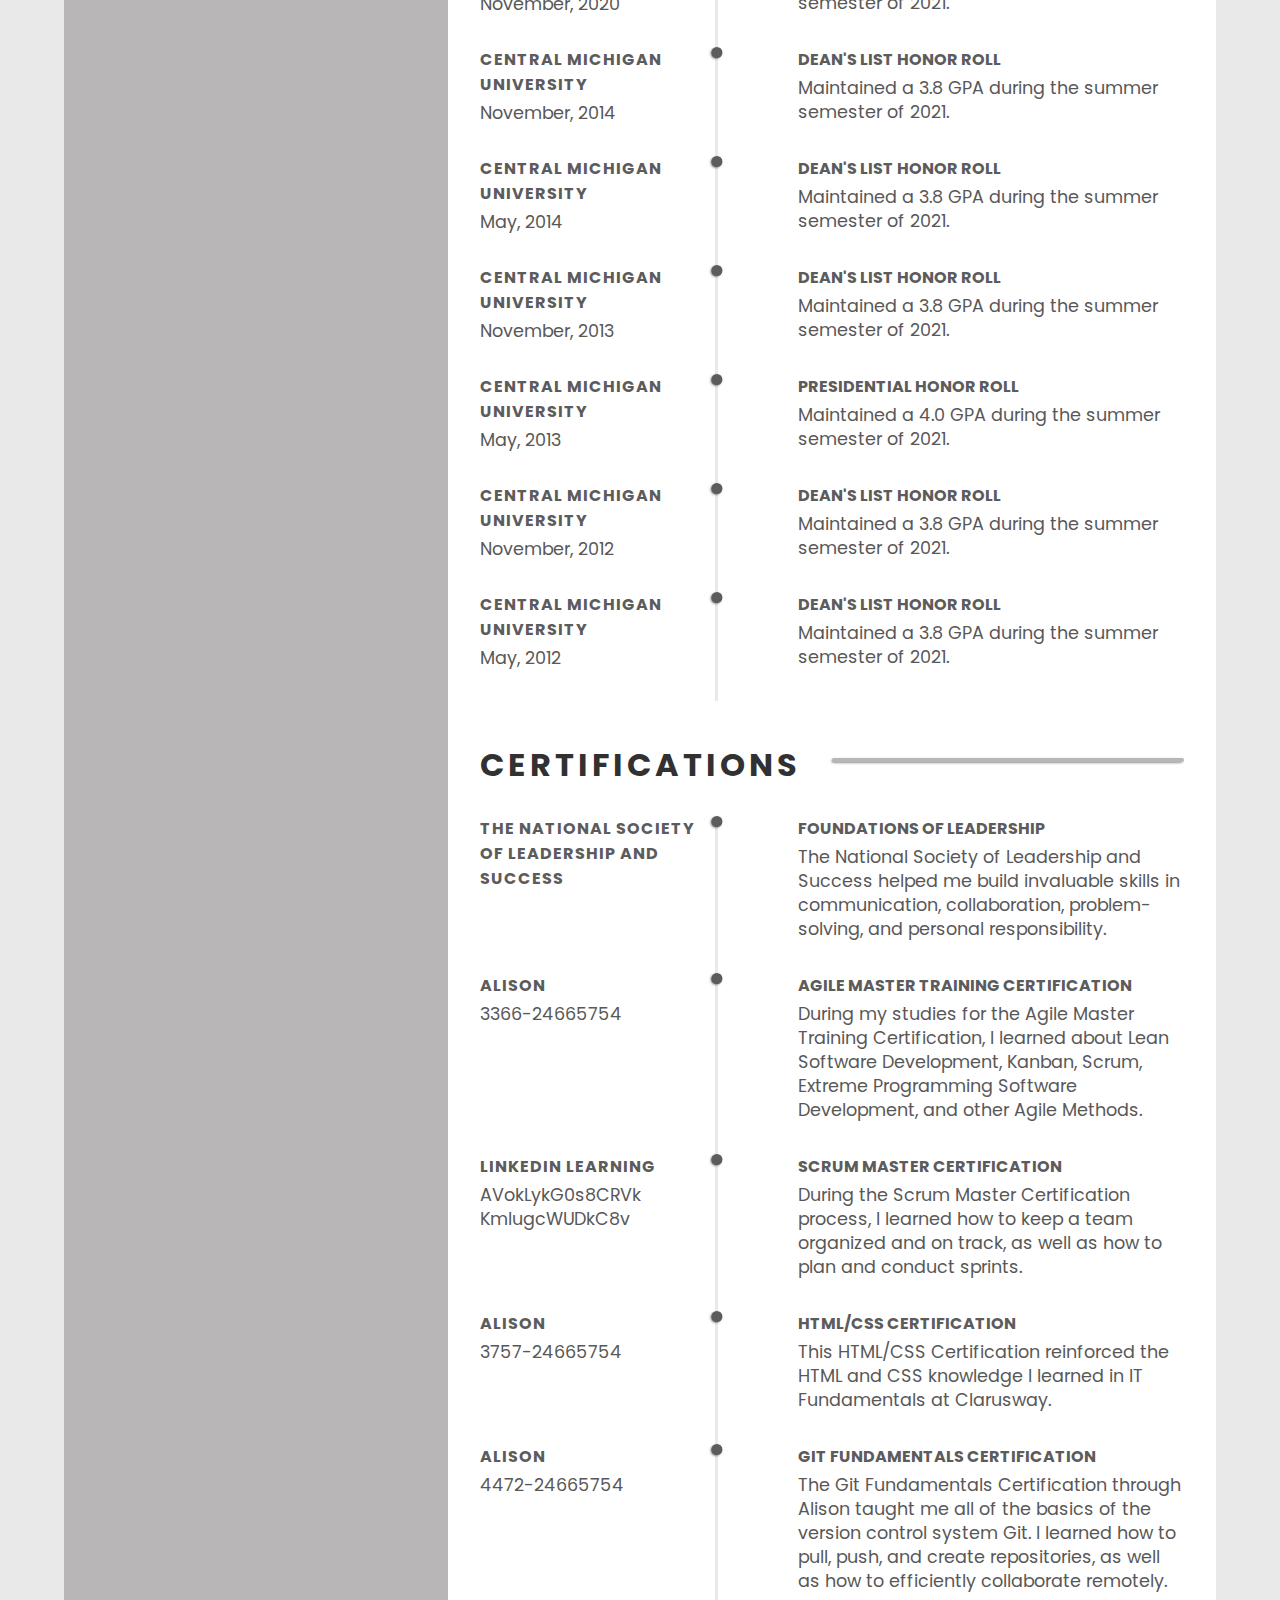
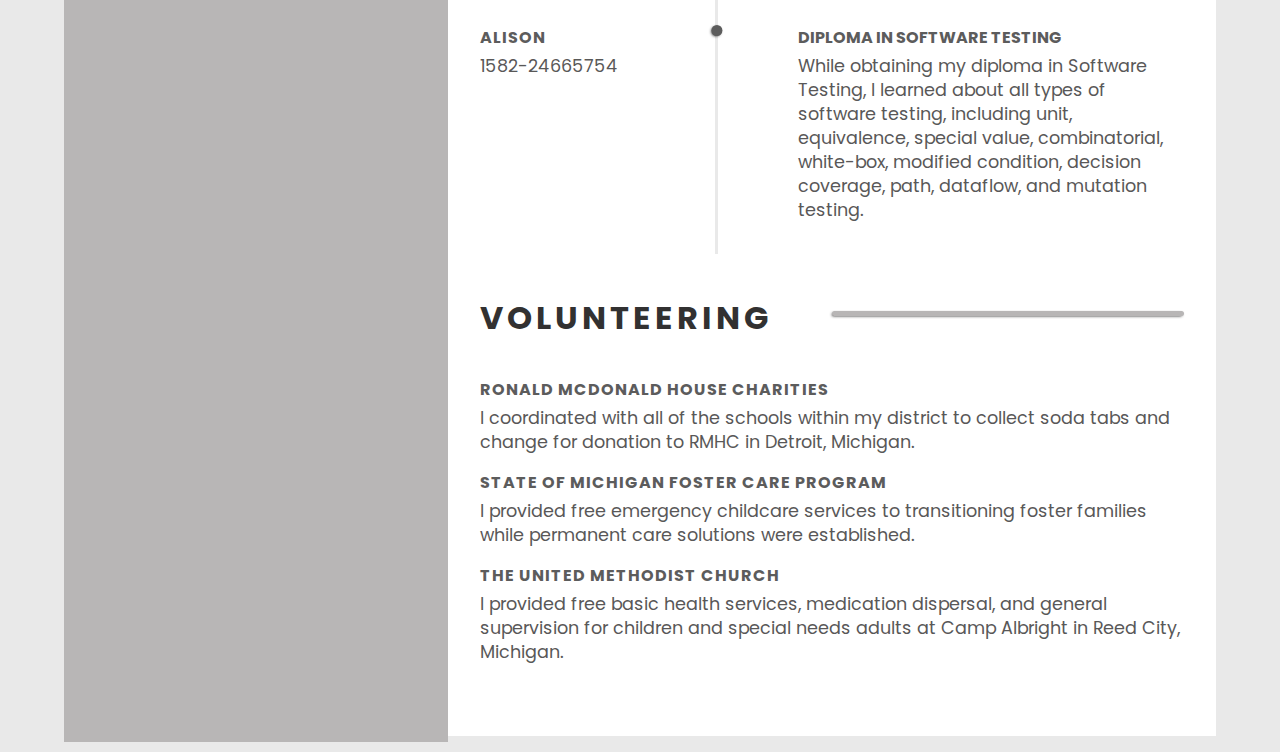
<file: resume.html>
<!DOCTYPE html>
<html lang="en">
<head>
    <meta charset="UTF-8">
    <meta http-equiv="X-UA-Compatible" content="IE=edge">
    <meta name="viewport" content="width=device-width, initial-scale=1.0">
    <title>Resume Website</title>
    <link rel="stylesheet" type="text/css" href="resume.css">
    <link id="theme-style" rel="stylesheet" type="text/css" href="">
    <link rel="preconnect" href="https://fonts.googleapis.com">
    <link rel="preconnect" href="https://fonts.gstatic.com" crossorigin>
    <link href="https://fonts.googleapis.com/css2?family=Poppins&display=swap" rel="stylesheet">
    <link rel="stylesheet" href="https://cdnjs.cloudflare.com/ajax/libs/font-awesome/4.7.0/css/font-awesome.min.css">


</head>
<body>
    <section class="options-sect">
        <div id="theme-options">
            <div data-mode="white" id="white-mode" class="theme-dot"></div>
            <div data-mode="red" id="red-mode" class="theme-dot"></div>
            <div data-mode="orange" id="orange-mode" class="theme-dot"></div>
            <div data-mode="yellow" id="yellow-mode" class="theme-dot"></div>
            <div data-mode="green" id="green-mode" class="theme-dot"></div>
            <div data-mode="blue" id="blue-mode" class="theme-dot"></div>
            <div data-mode="purple" id="purple-mode" class="theme-dot"></div>
            <div data-mode="pink" id="pink-mode" class="theme-dot"></div>
        </div>
        <div id="download-links">
            <ul class="downloads">
                <a target="_blank" href="resume-word.docx">
                    <li>
                        <i class="fa fa-file-word-o"></i>
                        Word Document
                    </li>
                </a>
                <a target="_blank" href="resume-pdf.pdf">
                    <li>
                        <i class="fa fa-file-pdf-o"></i>
                        PDF File
                    </li>
                </a>
            </ul>
        </div>
    </section>
    <main class="main-container">
        <section class="left-section">
            <div class="left-content">
                <div class="profile">
                    <div class="profile-picture-wrapper">
                        <img src="profile-img.png" alt='Penny Nichols'/>
                    </div>
                    <h2 class="name">
                        Penny Nichols
                    </h2>
                    <p class="career">
                        Front-End React Developer
                    </p>
                </div>
    
                <div class="contact-info">
                    <h3 class="main-title">Contact Information</h3>
                    <ul>
                        <li>
                            <i class="fa fa-clock-o"></i>
                            Available Immediately
                        </li>
                        <li>
                            <i class="fa fa-briefcase"></i>
                            One Year of Experience
                        </li>
                        <li>
                            <i class="fa fa-home"></i>
                            Birmingham / Huntsville
                        </li>
                        <li>
                            <i class="fa fa-phone"></i>
                            (205) 834-4834
                        </li>                    
                        <li>
                            <i class="fa fa-envelope"></i>
                            pnichols789@gmail.com
                        </li>
                        <li>
                            <i class="fa fa-linkedin"></i>
                            <a class="contact-link" href="https://www.linkedin.com/in/pnic789/">LinkedIn</a>
                        </li>
    
                        <li>
                            <i class="fa fa-globe"></i>
                            <a href="#" class="contact-link">
                                Personal Website
                            </a>
                        </li>
                        <li>
                            <i class="fa fa-github"></i>
                            <a href="https://www.github.com/PennyNichols" class="contact-link">
                                GitHub
                            </a>
                        </li>
                    </ul>    
                </div>
                <div class="skill-section">
                    <h3 class="main-title">Skills</h3>
                    <ul class="skill-list">
                        <li>
                            <p class="skill-title">HTML</p>
                            <div class="progress-bar">
                                <div class="progress first-progress"></div>
                            </div>
                        </li>
                        <li>
                            <p class="skill-title">CSS</p>
                            <div class="progress-bar">
                                <div class="progress second-progress"></div>
                            </div>
                        </li>
                        <li>
                            <p class="skill-title">Javascript</p>
                            <div class="progress-bar">
                                <div class="progress third-progress"></div>
                            </div>
                        </li>
                        <!-- <li>
                            <p class="skill-title">JQuery</p>
                            <div class="progress-bar">
                                <div class="progress fourth-progress"></div>
                            </div>
                        </li> -->
                        <li>
                            <p class="skill-title">API</p>
                            <div class="progress-bar">
                                <div class="progress fifth-progress"></div>
                            </div>
                        </li>
                        <li>
                            <p class="skill-title">Deployment</p>
                            <div class="progress-bar">
                                <div class="progress sixth-progress"></div>
                            </div>
                        </li>
                        <!-- <li>
                            <p class="skill-title">Firebase</p>
                            <div class="progress-bar">
                                <div class="progress seventh-progress"></div>
                            </div>
                        </li> -->
                        <li>
                            <p class="skill-title">React</p>
                            <div class="progress-bar">
                                <div class="progress eighth-progress"></div>
                            </div>
                        </li>
                        <li>
                            <p class="skill-title">Redux</p>
                            <div class="progress-bar">
                                <div class="progress ninth-progress"></div>
                            </div>
                        </li>
                        <li>
                            <p class="skill-title">Sass</p>
                            <div class="progress-bar">
                                <div class="progress tenth-progress"></div>
                            </div>
                        </li>
                        <li>
                            <p class="skill-title">Styled-Components</p>
                            <div class="progress-bar">
                                <div class="progress eleventh-progress"></div>
                            </div>
                        </li>
                        <li>
                            <p class="skill-title">Bootstrap</p>
                            <div class="progress-bar">
                                <div class="progress twelfth-progress"></div>
                            </div>
                        </li>
                        <li>
                            <p class="skill-title">Reactstrap</p>
                            <div class="progress-bar">
                                <div class="progress thirteenth-progress"></div>
                            </div>
                        </li>
                        <!-- <li>
                            <p class="skill-title">Angular 10</p>
                            <div class="progress-bar">
                                <div class="progress fourteenth-progress"></div>
                            </div>
                        </li> -->
                        <li>
                            <p class="skill-title">Heroku</p>
                            <div class="progress-bar">
                                <div class="progress fifteenth-progress"></div>
                            </div>
                        </li>
                        <li>
                            <p class="skill-title">MySQL</p>
                            <div class="progress-bar">
                                <div class="progress sixteenth-progress"></div>
                            </div>
                        </li>
                        <li>
                            <p class="skill-title">SQL</p>
                            <div class="progress-bar">
                                <div class="progress seventeenth-progress"></div>
                            </div>
                        </li>
                        <li>
                            <p class="skill-title">ClearDB</p>
                            <div class="progress-bar">
                                <div class="progress eighteenth-progress"></div>
                            </div>
                        </li>
                        <li>
                            <p class="skill-title">Node.js</p>
                            <div class="progress-bar">
                                <div class="progress nineteenth-progress"></div>
                            </div>
                        </li>
                        <li>
                            <p class="skill-title">Python</p>
                            <div class="progress-bar">
                                <div class="progress twentieth-progress"></div>
                            </div>
                        </li>
                        <li>
                            <p class="skill-title">Software Testing</p>
                            <div class="progress-bar">
                                <div class="progress twenty-first-progress"></div>
                            </div>
                        </li>
                        <li>
                            <p class="skill-title">GitHub</p>
                            <div class="progress-bar">
                                <div class="progress twenty-second-progress"></div>
                            </div>
                        </li>
                        <li>
                            <p class="skill-title">SDLC</p>
                            <div class="progress-bar">
                                <div class="progress twenty-third-progress"></div>
                            </div>
                        </li>
                        <li>
                            <p class="skill-title">Agile Methodologies</p>
                            <div class="progress-bar">
                                <div class="progress twenty-fourth-progress"></div>
                            </div>
                        </li>
                        <li>
                            <p class="skill-title">Jira</p>
                            <div class="progress-bar">
                                <div class="progress twenty-fifth-progress"></div>
                            </div>
                        </li>
                        <li>
                            <p class="skill-title">Netlify</p>
                            <div class="progress-bar">
                                <div class="progress twenty-sixth-progress"></div>
                            </div>
                        </li>
                        <li>
                            <p class="skill-title">Google Domains</p>
                            <div class="progress-bar">
                                <div class="progress twenty-seventh-progress"></div>
                            </div>
                        </li>
                        <li>
                            <p class="skill-title">Cloudflare</p>
                            <div class="progress-bar">
                                <div class="progress twenty-eigth-progress"></div>
                            </div>
                        </li>
                        <li>
                            <p class="skill-title">Technical Writing</p>
                            <div class="progress-bar">
                                <div class="progress twenty-ninth-progress"></div>
                            </div>
                        </li>
                        <li>
                            <p class="skill-title">Team Management</p>
                            <div class="progress-bar">
                                <div class="progress thirtieth-progress"></div>
                            </div>
                        </li>
                        <li>
                            <p class="skill-title">Leadership</p>
                            <div class="progress-bar">
                                <div class="progress thirty-first-progress"></div>
                            </div>
                        </li>
                        <li>
                            <p class="skill-title">Communication</p>
                            <div class="progress-bar">
                                <div class="progress thirty-second-progress"></div>
                            </div>
                        </li>
                    </ul>
                </div>
                <div class="reference-section">
                    <h3 class="main-title">References</h3>
                    <div class="reference">
                        <h5 class="sub-title">Barry Mitchell</h5>
                        <p>Full-Stack Development Program Director at Clarusway</p>
                        <ul>
                            <li>
                                <i class="fa fa-phone"></i>
                                (571) 517-9807
                            </li>
                            <li>
                                <i class="fa fa-envelope"></i>
                                barry@clarusway.com
                            </li>
                        </ul>
                    </div>
                    <div class="reference">
                        <h5 class="sub-title">Sedat Akdogan</h5>
                        <p>TA / Mentor at Clarusway</p>
                        <ul>
                            <li>
                                <i class="fa fa-phone"></i>
                                +44 (730) 857-1159 
                            </li>
                            <li>
                                <i class="fa fa-envelope"></i>
                                athly21physics@gmail.com<br>
                                Lives in the UK (5 hours ahead of CST), please be considerate when calling.
                            </li>
                        </ul>
                    </div>
                    <div class="reference">
                        <h5 class="sub-title">Reference Name</h5>
                        <p>Job Title</p>
                        <ul>
                            <li>
                                <i class="fa fa-phone"></i>
                                (555) 555-5555
                            </li>
                            <li>
                                <i class="fa fa-envelope"></i>
                                Email
                            </li>
                        </ul>
                    </div>
                </div>
            </div>
        </section>
    
        <section class="right-section">
            <div class="right-main-content">
                <section class="about-sect">
                    <p class='para'>A condensed version of this resume is available from the download links in the top right corner of this page.
                        <br><br></p>
                    <h2 class="right-title">About Me</h2>
                    <p class="para">
                        
                        I come from a background in Biomedical Science, Dentistry, Neuroscience, Neuropsychology, and now Software Engineering. Although I have taken on many challenging fields in my life, I have excelled in each one. My deep commitment to everything I do is immensely evident in my achievements. I wasn't sure how I would do in Computer Science, as I barely knew how to use a computer when I began my studies at Clarusway. After beginning IT Fundamentals, I realized that contrary to popular opinion amongst Neuroscientists, computers are a lot like brains. The moment I started thinking of computer processes the same way I do about neurochemical processes, it all began to make sense, and I was able to take on far more than the assignments given to me. I branched out and studied front-end, back-end, local storage, browser storage, database development, database connectivity, and a complete website deployment with domain routing before finishing IT fundamentals and beginning front-end studies with the class. I was even able to code a few simple games, per request of the kids in my life. I passed my HTML, CSS, and Javascript LinkedIn assessments in the top 5% of millions of people. I have gained many valuable skills in software development in the past year and continue to excel and learn additional skills, frameworks, and libraries on my own. I hope to one day have the opportunity to combine my deep-seated love for neuroscience with my new-found love for software development.
                    </p>
                </section>
                <section class="experience-sect">
                    <h2 class="right-title">Experience</h2>
                    <div class="timeline">
                        <div class="left-tl-content">
                            <h5 class="tl-title-1">NioyaTech, LLC</h5>
                            <p class="para">Apr 2022 - Present</p>
                        </div>
                        <div class="right-tl-content">
                            <div class="tl-content">
                                <h5 class="tl-title-2">Full Stack Developer</h5>
                                <p class="para">At NioyaTech, I successfully designed, implemented and deployed many different projects. The most significant projects I completed include an image gallery, an informative travel website, random user roulette, task tracker, and a recipe app. </p>
                            </div>
                        </div>
                    </div>
                    <div class="timeline">
                        <div class="left-tl-content">
                            <h5 class="tl-title-1">Schmidt's Home Services, LLC</h5>
                            <p class="para">Dec 2019 - Present</p>
                        </div>
                        <div class="right-tl-content">
                            <div class="tl-content">
                                <h5 class="tl-title-2">CEO</h5>
                                <p class="para">I co-founded Schmidt's Home Services just months before Covid-19 ravaged the country. I developed a business plan far different from the industry standard and as a result, my company thrived as an in-home service during the Covid-19 lockdown. I now hold a more passive role in the company, only participating in company affairs when a problem requires substantial communication skills.</p>
                            </div>
                        </div>
                    </div>
                    <div class="timeline">
                        <div class="left-tl-content">
                            <h5 class="tl-title-1">Aerial Fitness</h5>
                            <p class="para">Jan 2011 - Dec 2019</p>
                        </div>
                        <div class="right-tl-content">
                            <div class="tl-content">
                                <h5 class="tl-title-2">CEO</h5>
                                <p class="para">During my time conducting business as Aerial Fitness, I gained exceptional skills in client communication, time management, personalized lesson planning, and business operations.</p>
                            </div>
                        </div>
                    </div>
                    <div class="timeline">
                        <div class="left-tl-content">
                            <h5 class="tl-title-1">Grand Rapids Press</h5>
                            <p class="para">1998 - 2009</p>
                        </div>
                        <div class="right-tl-content">
                            <div class="tl-content">
                                <h5 class="tl-title-2">Newspaper Carrier</h5>
                                <p class="para">The Grand Rapids Press is where my immense affinity for hard work and dedication arose. From 5 years old until 16 years old, I worked every single day, including holidays.</p>
                            </div>
                        </div>
                    </div>

                </section>
                <section class="education-sect">
                    <h2 class="right-title">Education</h2>
                    <div class="timeline">
                        <div class="left-tl-content">
                            <h5 class="tl-title-1">Clarusway</h5>
                            <p class="para">2022-2023</p>
                        </div>
                        <div class="right-tl-content">
                            <div class="tl-content">
                                <h5 class="tl-title-2">Software Engineering</h5>
                                <p class="para">Focus: Full Stack Software Development <br>
                                </p>
                            </div>
                        </div>
                    </div>
                    <div class="timeline">
                        <div class="left-tl-content">
                            <h5 class="tl-title-1">University of Alabama at Birmingham</h5>
                            <p class="para">Aug 2020 - Oct 2021</p>
                        </div>
                        <div class="right-tl-content">
                            <div class="tl-content">
                                <h5 class="tl-title-2">Bachelor of Science</h5>
                                <p class="para">Major: Neuroscience<br> Minor: Psychology <br>GPA: 4.0<br><br> Medical Withdraw - I hope to continue, eventually, and combine my knowledge of Neuroscience and Computer Science.
                                </p>
                            </div>
                        </div>
                    </div>
                    <div class="timeline">
                        <div class="left-tl-content">
                            <h5 class="tl-title-1">Central Michigan University</h5>
                            <p class="para">Aug 2011 - Feb 2015</p>
                        </div>
                        <div class="right-tl-content">
                            <div class="tl-content">
                                <h5 class="tl-title-2">Bachelor of Science</h5>
                                <p class="para">Major: Biomedical Science <br> Minor: Psychology <br> GPA: 3.7 <br><br> Medical Withdraw
                                </p>
                            </div>
                        </div>
                    </div>

                </section>
                <section class="volunteer-sect">
                    <h2 class="right-title">Organizations</h2>
                    <div class="volunteer">
                        <div class="tl-title-1">
                            The National Society of Leadership and Success
                        </div>
                        <p class="para">All members must be nominated by their instructors and meet the minimum gpa guidelines. Nationwide, less than 5% of students receive nominations during their college career.</p>
                    </div>
                    <div class="volunteer">
                        <div class="tl-title-1">
                            The Golden Key International Honour Society
                        </div>
                        <p class="para">Requires professor nomination. Only the top 15% of each graduating class, by GPA, are eligible for nomination.</p>
                    </div>
                    <div class="volunteer">
                        <div class="tl-title-1">
                            The Society for Collegiate Leadership and Achievement
                        </div>
                        <p class="para">Although the GPA requirements for this society are much lower than the others I am a member of, nomination by a faculty member is required to join this society.</p>
                    </div>
                </section>
                <section class="achievements-sect">
                    <h2 class="right-title">Achievements</h2>
                    <div class="timeline">
                        <div class="left-tl-content">
                            <h5 class="tl-title-1">University of Alabama at Birmingham</h5>
                            <p class="para">August, 2021</p>
                        </div>
                        <div class="right-tl-content">
                            <div class="tl-content">
                                <h5 class="tl-title-2">Presidential Honor Roll</h5>
                                <p class="para">Maintained a 4.0 GPA during the summer semester of 2021.
                                </p>
                            </div>
                        </div>
                    </div>
                    <div class="timeline">
                        <div class="left-tl-content">
                            <h5 class="tl-title-1">University of Alabama at Birmingham</h5>
                            <p class="para">May, 2021</p>
                        </div>
                        <div class="right-tl-content">
                            <div class="tl-content">
                                <h5 class="tl-title-2">Presidential Honor Roll</h5>
                                <p class="para">Maintained a 4.0 GPA during the summer semester of 2021.
                                </p>
                            </div>
                        </div>
                    </div>
                    <div class="timeline">
                        <div class="left-tl-content">
                            <h5 class="tl-title-1">University of Alabama at Birmingham</h5>
                            <p class="para">November, 2020</p>
                        </div>
                        <div class="right-tl-content">
                            <div class="tl-content">
                                <h5 class="tl-title-2">Presidential Honor Roll</h5>
                                <p class="para">Maintained a 4.0 GPA during the summer semester of 2021.
                                </p>
                            </div>
                        </div>
                    </div>
                    <div class="timeline">
                        <div class="left-tl-content">
                            <h5 class="tl-title-1">Central Michigan University</h5>
                            <p class="para">November, 2014</p>
                        </div>
                        <div class="right-tl-content">
                            <div class="tl-content">
                                <h5 class="tl-title-2">Dean's list Honor Roll</h5>
                                <p class="para">Maintained a 3.8 GPA during the summer semester of 2021.
                                </p>
                            </div>
                        </div>
                    </div>
                    <div class="timeline">
                        <div class="left-tl-content">
                            <h5 class="tl-title-1">Central Michigan University</h5>
                            <p class="para">May, 2014</p>
                        </div>
                        <div class="right-tl-content">
                            <div class="tl-content">
                                <h5 class="tl-title-2">Dean's list Honor Roll</h5>
                                <p class="para">Maintained a 3.8 GPA during the summer semester of 2021.
                                </p>
                            </div>
                        </div>
                    </div>
                    <div class="timeline">
                        <div class="left-tl-content">
                            <h5 class="tl-title-1">Central Michigan University</h5>
                            <p class="para">November, 2013</p>
                        </div>
                        <div class="right-tl-content">
                            <div class="tl-content">
                                <h5 class="tl-title-2">Dean's list Honor Roll</h5>
                                <p class="para">Maintained a 3.8 GPA during the summer semester of 2021.
                                </p>
                            </div>
                        </div>
                    </div>
                    <div class="timeline">
                        <div class="left-tl-content">
                            <h5 class="tl-title-1">Central Michigan University</h5>
                            <p class="para">May, 2013</p>
                        </div>
                        <div class="right-tl-content">
                            <div class="tl-content">
                                <h5 class="tl-title-2">Presidential Honor Roll</h5>
                                <p class="para">Maintained a 4.0 GPA during the summer semester of 2021.
                                </p>
                            </div>
                        </div>
                    </div>
                    <div class="timeline">
                        <div class="left-tl-content">
                            <h5 class="tl-title-1">Central Michigan University</h5>
                            <p class="para">November, 2012</p>
                        </div>
                        <div class="right-tl-content">
                            <div class="tl-content">
                                <h5 class="tl-title-2">Dean's list Honor Roll</h5>
                                <p class="para">Maintained a 3.8 GPA during the summer semester of 2021.
                                </p>
                            </div>
                        </div>
                    </div>
                    <div class="timeline">
                        <div class="left-tl-content">
                            <h5 class="tl-title-1">Central Michigan University</h5>
                            <p class="para">May, 2012</p>
                        </div>
                        <div class="right-tl-content">
                            <div class="tl-content">
                                <h5 class="tl-title-2">Dean's list Honor Roll</h5>
                                <p class="para">Maintained a 3.8 GPA during the summer semester of 2021.
                                </p>
                            </div>
                        </div>
                    </div>
                    
                </section>
                <section class="cert-sect">
                    <h2 class="right-title">Certifications</h2>
                    <div class="timeline">
                        <div class="left-tl-content">
                            <h5 class="tl-title-1">The National Society of Leadership and Success</h5>
                            <p class="para"></p>
                        </div>
                        <div class="right-tl-content">
                            <div class="tl-content">
                                <h5 class="tl-title-2">Foundations of Leadership</h5>
                                <p class="para">The National Society of Leadership and Success helped me build invaluable skills in communication, collaboration, problem-solving, and personal responsibility. 
                                </p>
                            </div>
                        </div>
                    </div>
                    <div class="timeline">
                        <div class="left-tl-content">
                            <h5 class="tl-title-1">Alison</h5>
                            <p class="para">3366-24665754</p>
                        </div>
                        <div class="right-tl-content">
                            <div class="tl-content">
                                <h5 class="tl-title-2">Agile Master Training Certification</h5>
                                <p class="para">During my studies for the Agile Master Training Certification, I learned about Lean Software Development, Kanban, Scrum, Extreme Programming Software Development, and other Agile Methods.
                                </p>
                            </div>
                        </div>
                    </div>
                    <div class="timeline">
                        <div class="left-tl-content">
                            <h5 class="tl-title-1">LinkedIn Learning</h5>
                            <p class="para">AVokLykG0s8CRVk<br>KmlugcWUDkC8v</p>
                        </div>
                        <div class="right-tl-content">
                            <div class="tl-content">
                                <h5 class="tl-title-2">Scrum Master Certification</h5>
                                <p class="para">During the Scrum Master Certification process, I learned how to keep a team organized and on track, as well as how to plan and conduct sprints.
                                </p>
                            </div>
                        </div>
                    </div>
                    <div class="timeline">
                        <div class="left-tl-content">
                            <h5 class="tl-title-1">Alison</h5>
                            <p class="para">3757-24665754</p>
                        </div>
                        <div class="right-tl-content">
                            <div class="tl-content">
                                <h5 class="tl-title-2">HTML/CSS Certification</h5>
                                <p class="para">This HTML/CSS Certification reinforced the HTML and CSS knowledge I learned in IT Fundamentals at Clarusway.
                                </p>
                            </div>
                        </div>
                    </div>
                    <div class="timeline">
                        <div class="left-tl-content">
                            <h5 class="tl-title-1">Alison</h5>
                            <p class="para">4472-24665754</p>
                        </div>
                        <div class="right-tl-content">
                            <div class="tl-content">
                                <h5 class="tl-title-2">Git Fundamentals Certification</h5>
                                <p class="para">The Git Fundamentals Certification through Alison taught me all of the basics of the version control system Git. I learned how to pull, push, and create repositories, as well as how to efficiently collaborate remotely.
                                </p>
                            </div>
                        </div>
                    </div>
                    <div class="timeline">
                        <div class="left-tl-content">
                            <h5 class="tl-title-1">Alison</h5>
                            <p class="para">1582-24665754</p>
                        </div>
                        <div class="right-tl-content">
                            <div class="tl-content">
                                <h5 class="tl-title-2">Diploma in Software Testing</h5>
                                <p class="para">While obtaining my diploma in Software Testing, I learned about all types of software testing, including unit, equivalence, special value, combinatorial, white-box, modified condition, decision coverage, path, dataflow, and mutation testing.
                                </p>
                            </div>
                        </div>
                    </div>
                </section>
                <section class="volunteer-sect">
                    <h2 class="right-title">Volunteering</h2>
                    <div class="volunteer">
                        <div class="tl-title-1">
                            Ronald McDonald House Charities
                        </div>
                        <p class="para">I coordinated with all of the schools within my district to collect soda tabs and change for donation to RMHC in Detroit, Michigan.</p>
                    </div>
                    <div class="volunteer">
                        <div class="tl-title-1">
                            State of Michigan Foster Care Program
                        </div>
                        <p class="para">I provided free emergency childcare services to transitioning foster families while permanent care solutions were established.</p>
                    </div>
                    <div class="volunteer">
                        <div class="tl-title-1">
                            The United Methodist Church
                        </div>
                        <p class="para">I provided free basic health services, medication dispersal, and general supervision for children and special needs adults at Camp Albright in Reed City, Michigan.</p>
                    </div>
                </section>
            </div>
        </section>
    </main>
    <script type="text/javascript" src="resume.js"></script>
</body>
</html>
</file>
<file: resume.css>
/* font-family: 'Poppins', sans-serif; */

:root{
    --bodyBackgroundColor: rgb(233, 233, 233);
    --mainBackgroundColor: white;
    --secondaryBackgroundColor: rgb(184, 182, 182);
    --mainTextColor: black;
    --secondaryTextColor: rgb(70, 70, 70);
    --profileImgBorder: rgb(82, 82, 82);
    --nameColor: white;
    --bodyTitle: rgb(50, 49, 49);
    --bodyDetails: rgb(89, 88, 88);
    --experienceTitleColor: rgb(92, 92, 92);
    --progressBackgroundColor: rgba(255, 255, 255, 0.204);
    --themeDotBorder: black;
}

*{
    font-family: 'Poppins', sans-serif;
    padding: 0;
    margin: 0;
}

h1, h2, h3{
    color: var(--mainTextColor);
    font-weight: bolder;
}

p{
    font-size: 14px;
    color: var(--secondaryTextColor);
}

body{
    background-color: var(--bodyBackgroundColor)
}

ul{
    list-style: none;
}

a, li{
    text-decoration: none;
}

a{
    color: var(--secondaryBackgroundColor)
}



a:hover{
    color: var(--profileImgBorder);
}

.main-container{
    width: 90%;
    min-height: 100vh;
    margin: 1rem auto;
    display: grid;
    grid-template-columns: repeat(3,1fr);
    background-color: #fff;
}

.left-section{
    grid-column: span 1;
    height: 100%;
    background-color: var(--secondaryBackgroundColor);
    padding: 3px;
    min-width: 250px;
}
.right-section{
    grid-column: span 2;
    height: 100%;
    background-color: var(--mainBackgroundColor);
    min-width: 250px;
}

.left-content{
    padding: 1rem 1rem;
}

.profile{
    width: 100%;
    border-bottom: 2px solid var(--bodyBackgroundColor);
    

}

.profile-picture-wrapper img{
    width: 100%;
    height: auto;
    margin: 0px;
    display: inline;
    position: relative;
    object-fit: cover;


}

.profile-picture-wrapper{
    border-radius: 50%;
    border: 5px solid var(--profileImgBorder);
    width: 200px;
    height: 200px;
    position: relative;
    overflow: hidden;
    justify-content: center;
    margin: 0 auto;
    -webkit-box-shadow: -1px 1px 3px -1px rgba(0,0,0,0.94); 
    -moz-box-shadow: -1px 1px 3px -1px rgba(0,0,0,0.94);
    box-shadow: -1px 1px 3px -1px rgba(0,0,0,0.94);

    
}

.name{
    font-size: 1.5rem;
    text-align: center;
    text-transform: uppercase;
    letter-spacing: 1px;
    padding-top: .75rem;
    padding-bottom: .75rem;
    color: var(--nameColor);
}

.career{
    font-size: 1rem;
    text-align: center;
    text-transform: uppercase;
    letter-spacing: 1px;
    padding-bottom: .75rem;
}

.main-title{
    font-size: 1.25rem;
    padding-top: 2rem;
    padding-bottom: .5rem;
    text-align: center;
    color: var(--nameColor);
    text-transform: uppercase;
}

.contact-info{
    font-size: 1rem;
    border-bottom: 2px solid var(--bodyBackgroundColor);
    padding-bottom: 1rem;
}

.contact-info ul{
    padding: .5rem 0;
}

.contact-link, .contact-info ul li{
    padding: .4rem;
    display: flex;
    align-items: center;
    color: var(--secondaryTextColor);
}

.contact-info ul li i{
    padding-right: 1rem;
    font-size: 1.75rem;
    color: var(--secondaryTextColor);
}

.skill-title{
    text-transform: uppercase;
    color: var(--secondaryTextColor);
    font-size: 1rem;
    padding-bottom: .5rem;

}

.skill-section ul li{
    display: grid;
    grid-template-columns: repeat(2, 1fr);
    padding: .25rem;
    align-items: center;
}

.skill-list{
    padding-top: .75rem;
    border-bottom: 2px solid var(--bodyBackgroundColor);
    padding-bottom: 1rem;
}
.progress-bar{
    width: 100%;
    height: 1rem;
    background-color: var(--progressBackgroundColor);
    position: relative;
    border-radius: 12px;
}

.progress{
    height: 100%;
    position: absolute;
    left: 0;
    background-color: var(--profileImgBorder);
    border-radius: 12px;
    padding-right: .75rem;
}

.first-progress{
    width: 95%;
}
.second-progress{
    width: 95%;
}
.third-progress{
    width: 85%;
}
.fourth-progress{
    width: 80%;
}
.fifth-progress{
    width: 10%;
}
.sixth-progress{
    width: 80%;
}
.seventh-progress{
    width: 5%;
}
.eighth-progress{
    width: 85%;
}
.ninth-progress{
    width: 80%;
}
.tenth-progress{
    width: 60%;
}
.eleventh-progress{
    width: 50%;
}
.twelfth-progress{
    width: 90%;
}
.thirteenth-progress{
    width: 90%;
}
.fourteenth-progress{
    width: 80%;
}
.fifteenth-progress{
    width: 15%;
}
.sixteenth-progress{
    width: 75%;
}
.seventeenth-progress{
    width: 70%;
}
.eighteenth-progress{
    width: 80%;
}
.nineteenth-progress{
    width: 40%;
}
.twentieth-progress{
    width: 30%;
}
.twenty-first-progress{
    width: 40%;
}
.twenty-second-progress{
    width: 90%;
}
.twenty-third-progress{
    width: 70%;
}
.twenty-fourth-progress{
    width: 85%;
}
.twenty-fifth-progress{
    width: 60%;
}
.twenty-sixth-progress{
    width: 40%;
}
.twenty-seventh-progress{
    width: 35%;
}
.twenty-eighth-progress{
    width: 20%;
}
.twenty-ninth-progress{
    width: 100%;
}
.thirtieth-progress{
    width: 75%;
}
.thirty-first-progress{
    width: 90%;
}
.thirty-second-progress{
    width: 80%;
}

.sub-title{
    color: var(--profileImgBorder);
    font-size: 1rem;
}

.reference-section ul li i{
    color: var(--profileImgBorder);
    padding-right: .5rem;
}

.reference-section ul li{
    color: var(--secondaryTextColor);
}

.reference-section p{
    color: var(--secondaryTextColor);
}

.reference{
    padding: .75rem 0;
}

.right-main-content{
    padding: 2rem 2rem;
}

.right-title{
    letter-spacing: .25rem;
    text-transform: uppercase;
    color: var(--bodyTitle);
    margin-bottom: 1.2rem;
    position: relative;
    font-size: 2rem;
    line-height: 4rem;
}

.right-title::after{
    content:"";
    position: absolute;
    width: 60%;
    height: .3rem;
    background-color: var(--secondaryBackgroundColor);
    right: 0%;
    top: 40%;
    transform: translateY(-20%);
    border-radius: 12px;
    -webkit-box-shadow: -1px 1px 3px -1px rgba(0,0,0,0.94); 
    -moz-box-shadow: -1px 1px 3px -1px rgba(0,0,0,0.94);
    box-shadow: -1px 1px 3px -1px rgba(0,0,0,0.94);
}

.about-sect{
    padding-bottom: 2rem;
}

.para{
    line-height: 1.5rem;
    color: var(--bodyDetails);
    font-size: 1.1rem;
    padding-top: .25rem;
}

.experience-sect{
    padding-bottom: 2rem;
}

.timeline{
    display: grid;
    grid-template-columns: repeat(3, 1fr);
}

.tl-title-1{
    letter-spacing: 1px;
    font-weight: bold;
    font-size: 1rem;
    color: var(--experienceTitleColor);
    text-transform: uppercase;
}

.tl-title-2{
    color: var(--experienceTitleColor);
    font-size: 1rem;
    text-transform: uppercase;
    
}

.tl-content{
    border-left: 3px solid var(--bodyBackgroundColor);
    padding-left: 5rem;
    position: relative;
    padding-bottom: 2rem;

}

.right-tl-content{
    grid-column: span 2;
}

.tl-title-2::before{
    content: "";
    position: absolute;
    width: .7rem;
    height: .7rem;
    background-color: var(--experienceTitleColor);
    border-radius: 50%;
    left: -1px;
    transform: translateX(-50%);
    -webkit-box-shadow: -1px 1px 3px -1px rgba(0,0,0,0.94); 
    -moz-box-shadow: -1px 1px 3px -1px rgba(0,0,0,0.94);
    box-shadow: -1px 1px 3px -1px rgba(0,0,0,0.94);
    
}

.education-sect{
    padding-bottom: 2rem;

}

.achievements-sect{
    padding-bottom: 2rem;
}

.cert-sect{
    padding-bottom: 2rem;
}

.volunteer-sect{
    padding-bottom: 2rem;
}

.volunteer{
    padding: .5rem 0;
}

#theme-options{
    display: flex;
    justify-content: center;
    position: relative;
    padding: 4px;
    flex-wrap: wrap;
    
}

.theme-dot{
    height: 30px;
    width: 30px;
    border-radius: 50%;
    margin: 5px;
    border: 3px solid var(--themeDotBorder);
    
    background-color: black;
    -webkit-box-shadow: -1px 1px 3px -1px rgba(0,0,0,0.94); 
    -moz-box-shadow: -1px 1px 3px -1px rgba(0,0,0,0.94);
    box-shadow: -1px 1px 3px -1px rgba(0,0,0,0.94);

    cursor: pointer;

}

.theme-dot:hover{
    border-width: 5px;
}

#white-mode{
    background-color: white;
}
#red-mode{
    background-color:#d16565dc;
}
#orange-mode{
    background-color:#db9b5e;
}
#yellow-mode{
    background-color:rgb(234, 234, 110);
}
#green-mode{
    background-color:rgb(105, 176, 91);
}
#blue-mode{
    background-color:rgb(93, 121, 186);
}
#purple-mode{
    background-color:rgb(156, 129, 156);
}
#pink-mode{
    background-color:rgb(218, 155, 218);
}

.options-sect{
    display: grid;
    grid-template-columns: repeat(2, 1fr);
}

.download-links{
    display: flex;
    flex-wrap: wrap;
    align-content: center;
    padding: 0 auto;

}

.downloads{
    display: flex;
    flex-wrap: wrap;
    justify-content: space-evenly;
    align-content: center;
    margin: .7rem auto;
}

.downloads li{
    text-decoration: none;
}


/* media queries */

@media screen and (max-width: 1400px){
    .right-title::after{
        width: 50%;
    }
}

@media screen and (max-width: 1100px){
    .right-title::after{
        width: 30%;
    }
}

@media screen and (max-width: 900px){
    .right-title::after{
        width: 0%;
    }
    .timeline{
        grid-template-columns: repeat(1, 1fr);
    }
    .tl-title-2{
        font-size: 1.1rem;
        padding-top: .5rem;
    }
}

@media screen and (max-width: 750px){
    .main-container{
        grid-template-columns: repeat(1,1fr);
        object-fit: cover;
    }
    .left-section{
        margin: 0 auto;
        padding: 0 0;
        display: flex;
        justify-content: center;
        width: 90vw;
    
    }
    .right-title{
        text-align: center;
        font-size: 1.75rem;
    }
   
    .theme-dot{
        width: 20px;
        height: 20px;
    }
}
</file>
